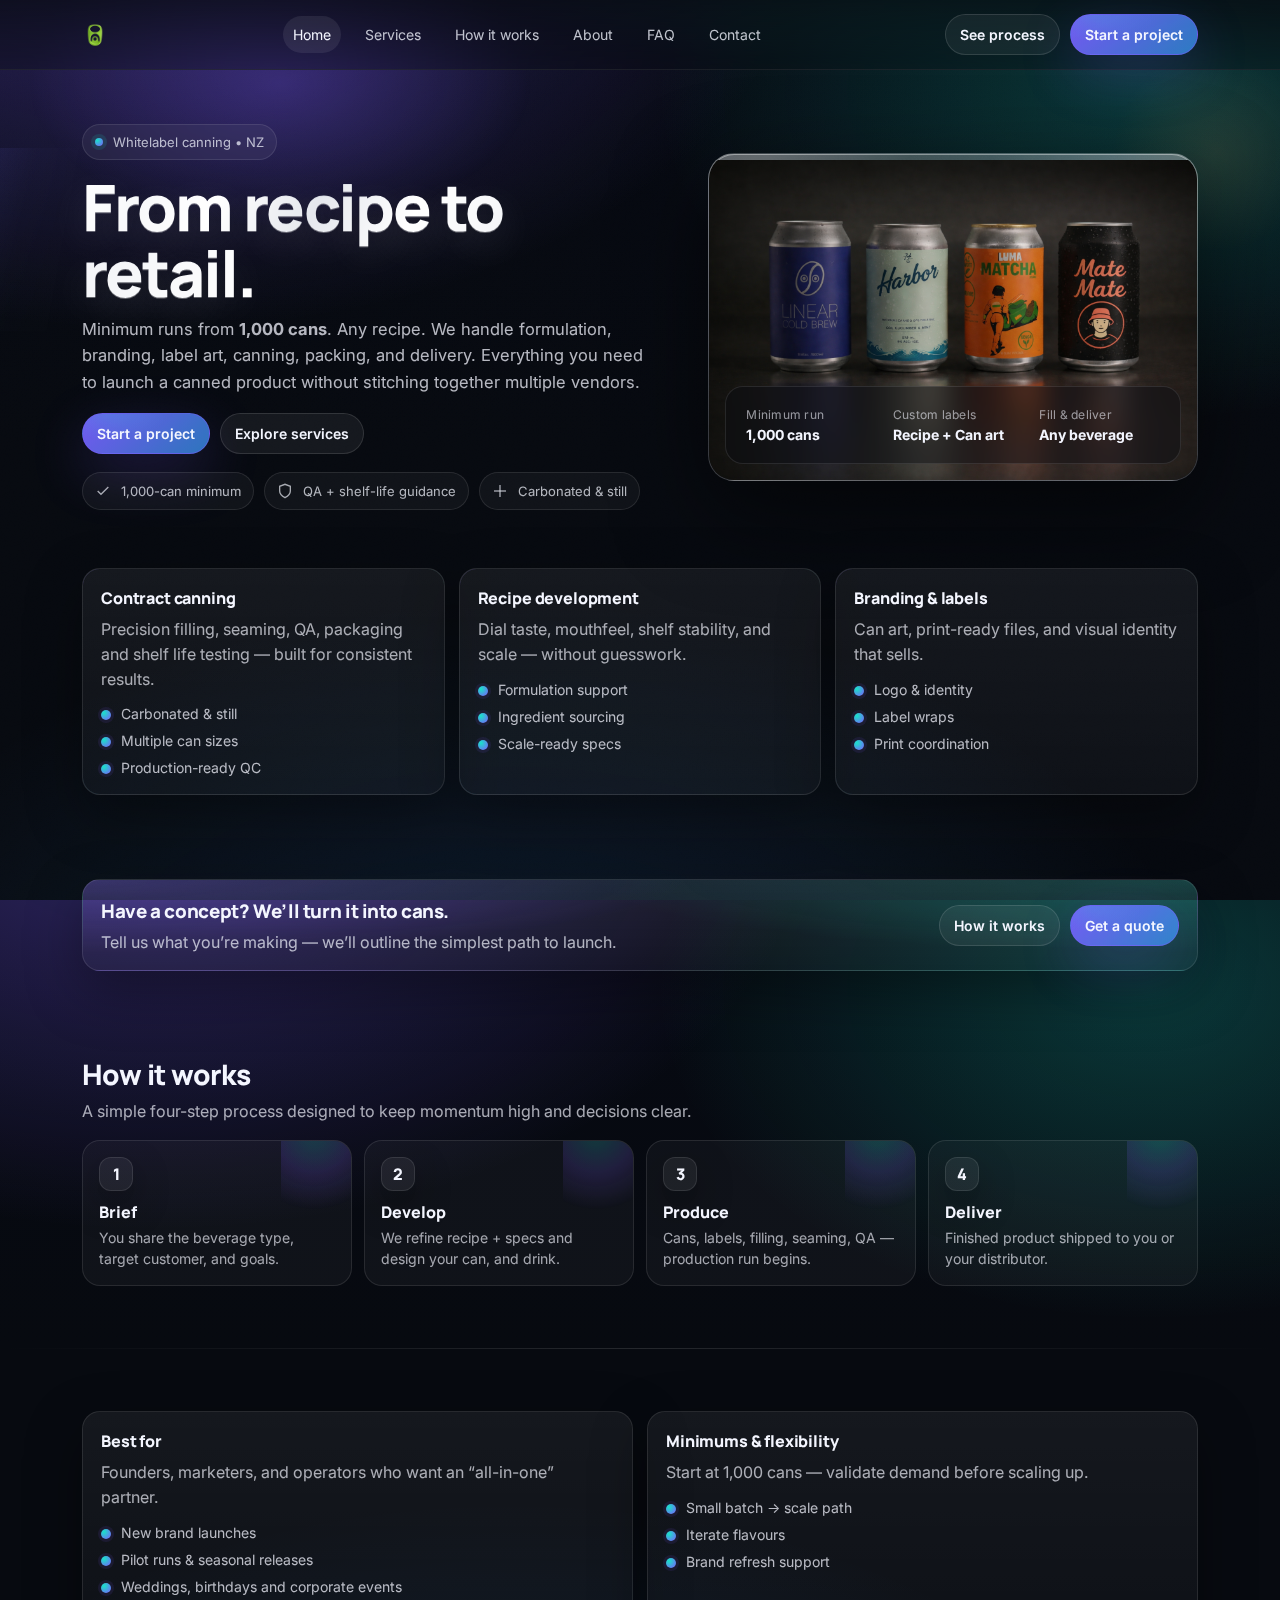
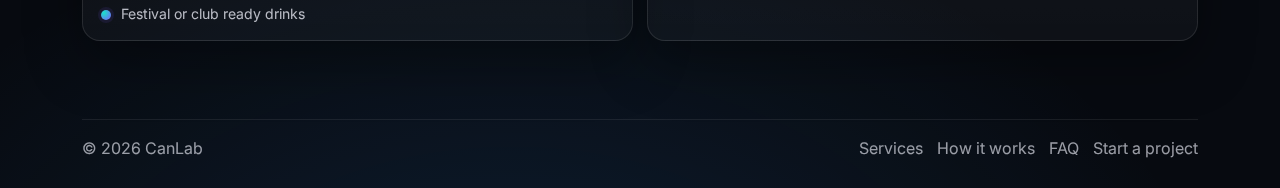
<file: index.html>
<!doctype html>
<html lang="en">
<head>
  <meta charset="utf-8" />
  <meta name="viewport" content="width=device-width, initial-scale=1" />
  <title>CanLab — Whitelabel Canning & Brand Launch Services</title>
  <meta name="description" content="Whitelabel canning starting at 1,000 cans. Any recipe. Branding, labels, canning, packing and delivery — end to end." />

  <!-- Fonts (cleaner, slightly more premium) -->
  <link rel="preconnect" href="https://fonts.googleapis.com" />
  <link rel="preconnect" href="https://fonts.gstatic.com" crossorigin />
  <link href="https://fonts.googleapis.com/css2?family=Manrope:wght@400;500;600;700;800&family=Inter:wght@400;500;600;700&display=swap" rel="stylesheet" />

  <!-- If you prefer to keep your existing external CSS, delete the <style> and keep your main.css -->
  <!-- <link rel="stylesheet" href="assets/css/main.css" /> -->

  <style>
    :root{
      --bg:#070A10;
      --panel:rgba(255,255,255,.06);
      --panel2:rgba(255,255,255,.08);
      --text:#F4F6FF;
      --muted:rgba(244,246,255,.68);
      --muted2:rgba(244,246,255,.52);
      --line:rgba(255,255,255,.10);
      --shadow: 0 28px 80px rgba(0,0,0,.55);
      --radius:18px;
      --max:1160px;
      --accent1:#7C5CFF; /* violet */
      --accent2:#18E3C8; /* mint */
      --accent3:#FFB45C; /* warm */
      --accent4:#3AA0FF; /* blue */
    }

    *{box-sizing:border-box}
    html,body{height:100%}
    body{
      margin:0;
      color:var(--text);
      background:
        radial-gradient(1100px 700px at 12% -10%, rgba(124,92,255,.35), transparent 60%),
        radial-gradient(900px 600px at 90% 10%, rgba(24,227,200,.22), transparent 55%),
        radial-gradient(1200px 800px at 40% 120%, rgba(58,160,255,.14), transparent 60%),
        linear-gradient(180deg, #060912 0%, #070A10 50%, #070A10 100%);
      font-family: Inter, ui-sans-serif, system-ui, -apple-system, Segoe UI, Roboto, Helvetica, Arial;
      -webkit-font-smoothing: antialiased;
      -moz-osx-font-smoothing: grayscale;
      overflow-x:hidden;
    }

    a{color:inherit; text-decoration:none}
    img{max-width:100%; display:block}

    .container{max-width:var(--max); margin:0 auto; padding:0 22px}

    /* Subtle “grain” overlay (very Recorp-ish) */
    .grain{
      pointer-events:none;
      position:fixed;
      inset:0;
      background-image:url('data:image/svg+xml;utf8,<svg xmlns="http://www.w3.org/2000/svg" width="180" height="180"><filter id="n"><feTurbulence type="fractalNoise" baseFrequency=".75" numOctaves="2" stitchTiles="stitch"/></filter><rect width="180" height="180" filter="url(%23n)" opacity=".25"/></svg>');
      mix-blend-mode: overlay;
      opacity:.12;
    }

    /* Top nav */
    .nav{
      position:sticky;
      top:0;
      z-index:50;
      backdrop-filter: blur(12px);
      background: linear-gradient(180deg, rgba(7,10,16,.72), rgba(7,10,16,.35));
      border-bottom:1px solid rgba(255,255,255,.08);
    }
    .nav-inner{
      display:flex;
      align-items:center;
      justify-content:space-between;
      gap:18px;
      padding:14px 0;
    }

    .brand{display:flex; align-items:center; gap:10px; font-family: Manrope, Inter, system-ui; font-weight:800; letter-spacing:.2px}
    .mark{width:26px; height:26px}

    .nav-links{display:flex; gap:14px; align-items:center}
    .nav-links a{
      font-size:14px;
      color:rgba(244,246,255,.78);
      padding:10px 10px;
      border-radius:999px;
      transition: all .2s ease;
    }
    .nav-links a:hover{background:rgba(255,255,255,.06); color:var(--text)}
    .nav-links a.active{background:rgba(255,255,255,.08); color:var(--text)}

    .nav-cta{display:flex; align-items:center; gap:10px}

    .btn{
      display:inline-flex;
      align-items:center;
      justify-content:center;
      gap:10px;
      padding:11px 14px;
      border-radius:999px;
      border:1px solid rgba(255,255,255,.12);
      background: rgba(255,255,255,.06);
      color:var(--text);
      font-size:14px;
      font-weight:600;
      transition: transform .12s ease, background .2s ease, border-color .2s ease;
      white-space:nowrap;
    }
    .btn:hover{transform: translateY(-1px); background: rgba(255,255,255,.085); border-color: rgba(255,255,255,.18)}

    .btn.primary{
      border-color: rgba(124,92,255,.45);
      background:
        radial-gradient(120% 160% at 20% 0%, rgba(24,227,200,.18), transparent 40%),
        linear-gradient(135deg, rgba(124,92,255,.95), rgba(58,160,255,.72));
      box-shadow: 0 18px 55px rgba(124,92,255,.22);
    }

    .icon-btn{
      width:42px;
      height:42px;
      border-radius:999px;
      border:1px solid rgba(255,255,255,.12);
      background: rgba(255,255,255,.06);
      display:none;
      align-items:center;
      justify-content:center;
      color:rgba(244,246,255,.9);
    }
    .icon-btn:hover{background: rgba(255,255,255,.085)}

    /* Mobile panel */
    .mobile-panel{
      display:none;
      border-top:1px solid rgba(255,255,255,.08);
      padding:10px 0 14px;
    }
    .mobile-panel a{
      display:block;
      padding:12px 12px;
      border-radius:12px;
      color:rgba(244,246,255,.82);
    }
    .mobile-panel a:hover{background:rgba(255,255,255,.06); color:var(--text)}

    /* Hero */
    .hero{
      position:relative;
      padding:54px 0 24px;
    }
    .hero:before{
      content:"";
      position:absolute;
      inset:-240px -80px auto -80px;
      height:460px;
      background:
        radial-gradient(closest-side at 25% 55%, rgba(124,92,255,.28), transparent 70%),
        radial-gradient(closest-side at 65% 30%, rgba(24,227,200,.18), transparent 75%),
        radial-gradient(closest-side at 90% 70%, rgba(255,180,92,.10), transparent 75%);
      filter: blur(0px);
      pointer-events:none;
    }

    .hero-grid{
      display:grid;
      grid-template-columns: 1.1fr .9fr;
      gap:28px;
      align-items:center;
    }

    .kicker{
      display:inline-flex;
      align-items:center;
      gap:10px;
      font-size:13px;
      color:rgba(244,246,255,.72);
      border:1px solid rgba(255,255,255,.10);
      background: rgba(255,255,255,.05);
      padding:9px 12px;
      border-radius:999px;
      backdrop-filter: blur(10px);
    }
    .kicker .dot{
      width:8px; height:8px; border-radius:999px;
      background: radial-gradient(circle at 30% 30%, var(--accent2), var(--accent1));
      box-shadow: 0 0 0 4px rgba(24,227,200,.12);
    }

    .h1{
      margin:14px 0 10px;
      font-family: Manrope, Inter, system-ui;
      font-weight:850;
      font-size: clamp(40px, 5vw, 64px);
      line-height:1.03;
      letter-spacing:-.03em;
    }

    .grad-title{
      background:
        linear-gradient(115deg,
          #ffffff 0%,
          #f4f5f8 12%,
          #ffffff 24%,
          #d7dbe4 40%,
          #ffffff 56%,
          #eef0f4 72%,
          #ffffff 100%
        );
      -webkit-background-clip:text;
      background-clip:text;
      color:transparent;
      text-shadow:
        0 1px 0 rgba(255,255,255,.35),
        0 12px 40px rgba(255,255,255,.15);
      position:relative;
    }

    /* subtle silver shimmer on headline */
    .grad-title:after{
      content:"";
      position:absolute;
      inset:-10% -15%;
      background: linear-gradient(100deg,
        rgba(255,255,255,0) 0%,
        rgba(255,255,255,.25) 20%,
        rgba(255,255,255,.60) 32%,
        rgba(255,255,255,.18) 44%,
        rgba(255,255,255,0) 62%
      );
      transform: translateX(-60%);
      mix-blend-mode: overlay;
      opacity:.55;
      pointer-events:none;
      animation: titleSheen 6.5s ease-in-out infinite;
    }

    @keyframes titleSheen{
      0%, 40% { transform: translateX(-70%); opacity:.20; }
      60%     { transform: translateX(25%);  opacity:.60; }
      100%    { transform: translateX(70%);  opacity:.20; }
    }

    @media (prefers-reduced-motion: reduce){
      .grad-title:after{animation:none}
    }

    .lede{
      margin:0;
      font-size:16.5px;
      line-height:1.6;
      color: rgba(244,246,255,.74);
      max-width: 58ch;
    }

    .hero-actions{display:flex; gap:10px; flex-wrap:wrap; margin-top:18px}

    /* Hero “trust” row */
    .trust{
      display:flex;
      gap:10px;
      flex-wrap:wrap;
      margin-top:18px;
    }
    .pill{
      display:inline-flex;
      gap:10px;
      align-items:center;
      padding:10px 12px;
      border-radius:999px;
      border:1px solid rgba(255,255,255,.10);
      background: rgba(255,255,255,.04);
      color: rgba(244,246,255,.72);
      font-size:13px;
    }
    .pill svg{width:16px; height:16px; opacity:.92}

    /* Mock card */
    .mock{
      position:relative;
      border-radius:26px;
      border:1px solid rgba(255,255,255,.14);
      background:
        radial-gradient(120% 160% at 8% 8%, rgba(255,255,255,.32), rgba(255,255,255,.06) 42%, rgba(255,255,255,.02) 70%),
        radial-gradient(110% 140% at 92% 18%, rgba(205,210,225,.38), transparent 48%),
        radial-gradient(100% 120% at 50% 105%, rgba(170,175,190,.22), transparent 60%),
        linear-gradient(180deg, rgba(255,255,255,.10), rgba(255,255,255,.02));
      box-shadow:
        0 30px 90px rgba(0,0,0,.55),
        inset 0 1px 0 rgba(255,255,255,.40);
      overflow:hidden;
    }

    /* sexy metallic sweep */
    .mock:after{
      content:"";
      position:absolute;
      inset:-40% -60%;
      background:
        linear-gradient(115deg,
          rgba(255,255,255,0) 0%,
          rgba(255,255,255,.10) 18%,
          rgba(255,255,255,.32) 28%,
          rgba(255,255,255,.08) 38%,
          rgba(255,255,255,0) 55%
        );
      transform: rotate(10deg) translateX(-35%);
      opacity:.35;
      pointer-events:none;
      mix-blend-mode: overlay;
      animation: sheen 7.5s ease-in-out infinite;
    }

    @keyframes sheen{
      0%, 35% { transform: rotate(10deg) translateX(-45%); opacity:.18; }
      55%     { transform: rotate(10deg) translateX(8%);  opacity:.42; }
      75%,100%{ transform: rotate(10deg) translateX(40%); opacity:.18; }
    }

    @media (prefers-reduced-motion: reduce){
      .mock:after{animation:none}
    }
    .mock img{width:100%; height:auto; transform: translateY(6px)}

    .mock-inner{position:absolute; inset:auto 0 0 0; padding:16px}

    .mock-bottom{
      display:grid;
      grid-template-columns: repeat(3, minmax(0,1fr));
      gap:10px;
      padding:12px;
      border-radius:18px;
      border:1px solid rgba(255,255,255,.10);
      background: rgba(7,10,16,.42);
      backdrop-filter: blur(12px);
    }
    .stat{padding:8px 8px}
    .stat .k{font-size:12px; color:rgba(244,246,255,.58); letter-spacing:.02em}
    .stat .v{font-size:14px; font-weight:700; margin-top:4px}

    /* Sections */
    .section{padding:52px 0}
    .section.top{padding-top:34px}
    .section.sm{padding:32px 0}

    .grid-3{display:grid; grid-template-columns: repeat(3, minmax(0,1fr)); gap:14px}
    .grid-2{display:grid; grid-template-columns: repeat(2, minmax(0,1fr)); gap:14px}

    .card{
      border-radius: var(--radius);
      border:1px solid rgba(255,255,255,.10);
      background: linear-gradient(180deg, rgba(255,255,255,.06), rgba(255,255,255,.03));
      box-shadow: 0 20px 55px rgba(0,0,0,.35);
    }
    .pad{padding:18px}

    .title{margin:0; font-family: Manrope, Inter, system-ui; font-weight:800; font-size:16px; letter-spacing:-.01em}
    .sub{margin:8px 0 0; color: rgba(244,246,255,.68); line-height:1.55}

    .list{margin:14px 0 0; padding:0; list-style:none; display:grid; gap:10px}
    .list li{
      display:flex;
      gap:10px;
      align-items:flex-start;
      color: rgba(244,246,255,.74);
      font-size:14px;
    }
    .list li:before{
      content:"";
      width:10px; height:10px;
      margin-top:5px;
      border-radius:999px;
      background: radial-gradient(circle at 30% 30%, var(--accent2), var(--accent1));
      box-shadow: 0 0 0 3px rgba(124,92,255,.10);
      flex:0 0 auto;
    }

    /* Nice gradient highlight on “services” cards */
    .services-grid .card{
      position:relative;
      overflow:hidden;
    }
    .services-grid .card:after{
      content:"";
      position:absolute;
      inset:-1px;
      border-radius: var(--radius);
      padding:1px;
      background: linear-gradient(135deg, rgba(124,92,255,.55), rgba(24,227,200,.28), rgba(255,180,92,.14));
      -webkit-mask:
        linear-gradient(#000 0 0) content-box,
        linear-gradient(#000 0 0);
      -webkit-mask-composite: xor;
      mask-composite: exclude;
      opacity:.55;
      pointer-events:none;
    }

    /* CTA */
    .cta{
      background:
        radial-gradient(120% 180% at 0% 0%, rgba(124,92,255,.30), transparent 45%),
        radial-gradient(120% 180% at 100% 0%, rgba(24,227,200,.20), transparent 45%),
        linear-gradient(180deg, rgba(255,255,255,.07), rgba(255,255,255,.03));
    }
    .cta-inner{
      display:flex;
      align-items:center;
      justify-content:space-between;
      gap:18px;
      padding:18px;
    }
    .cta h3{
      margin:0;
      font-family: Manrope, Inter, system-ui;
      font-weight:850;
      letter-spacing:-.02em;
    }
    .cta p{margin:8px 0 0; color: rgba(244,246,255,.70)}

    /* How it works header row */
    .header-row{display:flex; align-items:flex-end; justify-content:space-between; gap:12px; margin-bottom:16px}
    .h2{
      margin:0;
      font-family: Manrope, Inter, system-ui;
      font-weight:850;
      letter-spacing:-.02em;
      font-size:28px;
    }
    .p{margin:6px 0 0; color: rgba(244,246,255,.68); line-height:1.55}

    /* Steps */
    .steps{
      display:grid;
      grid-template-columns: repeat(4, minmax(0,1fr));
      gap:12px;
    }
    .step{
      border-radius: var(--radius);
      border:1px solid rgba(255,255,255,.10);
      background: rgba(255,255,255,.04);
      padding:16px;
      position:relative;
      overflow:hidden;
    }
    .step:before{
      content:"";
      position:absolute;
      inset:-40px -40px auto auto;
      width:110px; height:110px;
      background: radial-gradient(circle at 30% 30%, rgba(24,227,200,.22), rgba(124,92,255,.18), transparent 70%);
      filter: blur(0px);
      opacity:.9;
      pointer-events:none;
    }
    .n{
      width:34px; height:34px;
      border-radius: 12px;
      display:flex; align-items:center; justify-content:center;
      font-weight:800;
      font-family: Manrope, Inter, system-ui;
      background: rgba(255,255,255,.06);
      border:1px solid rgba(255,255,255,.10);
      box-shadow: 0 14px 35px rgba(0,0,0,.35);
    }
    .t{margin:10px 0 4px; font-weight:800; font-family: Manrope, Inter, system-ui}
    .d{margin:0; color: rgba(244,246,255,.66); line-height:1.5; font-size:14px}

    hr{
      border:0;
      height:1px;
      background: linear-gradient(90deg, transparent, rgba(255,255,255,.12), transparent);
      margin: 10px 0;
    }

    /* Footer */
    .footer{padding:26px 0 30px; color: rgba(244,246,255,.62)}
    .footer-row{
      display:flex;
      align-items:center;
      justify-content:space-between;
      gap:14px;
      border-top:1px solid rgba(255,255,255,.08);
      padding-top:18px;
    }
    .small-links{display:flex; gap:14px; flex-wrap:wrap}
    .small-links a{color: rgba(244,246,255,.62)}
    .small-links a:hover{color: rgba(244,246,255,.88)}

    /* Responsive */
    @media (max-width: 980px){
      .hero-grid{grid-template-columns: 1fr;}
      .mock-inner{position:relative; inset:auto; padding:14px}
      .mock img{transform:none}
      .steps{grid-template-columns: repeat(2, minmax(0,1fr))}
    }

    @media (max-width: 820px){
      .nav-links{display:none}
      .icon-btn{display:inline-flex}
      .hide-sm{display:none}
      .grid-3{grid-template-columns: 1fr}
      .grid-2{grid-template-columns: 1fr}
      .cta-inner{flex-direction:column; align-items:flex-start}
    }

    /* Mobile panel open state */
    .mobile-panel.open{display:block}

    /* Accessibility */
    .sr-only{position:absolute; width:1px; height:1px; padding:0; margin:-1px; overflow:hidden; clip:rect(0,0,0,0); white-space:nowrap; border:0}
  </style>
</head>
<body>
  <div class="grain" aria-hidden="true"></div>

  <header class="nav">
    <div class="container">
      <div class="nav-inner">
        <a class="brand" href="index.html" aria-label="CanLab home">
          <img class="mark" src="assets/images/brand/logo.png" alt="CanLab" />
        </a>

        <nav class="nav-links" aria-label="Primary navigation">
          <a class="active" href="index.html">Home</a>
          <a href="services.html">Services</a>
          <a href="how-it-works.html">How it works</a>
          <a href="about.html">About</a>
          <a href="faq.html">FAQ</a>
          <a href="contact.html">Contact</a>
        </nav>

        <div class="nav-cta">
          <a class="btn hide-sm" href="how-it-works.html">See process</a>
          <a class="btn primary" href="contact.html">Start a project</a>
          <button class="icon-btn" data-menu-btn aria-label="Open menu" aria-expanded="false">
            <svg viewBox="0 0 24 24" fill="none" stroke="currentColor" stroke-width="2">
              <path d="M4 6h16M4 12h16M4 18h16"/>
            </svg>
          </button>
        </div>
      </div>

      <div class="mobile-panel" data-mobile-panel>
        <a class="active" href="index.html">Home</a>
        <a href="services.html">Services</a>
        <a href="how-it-works.html">How it works</a>
        <a href="about.html">About</a>
        <a href="faq.html">FAQ</a>
        <a href="contact.html">Contact</a>
      </div>
    </div>
  </header>

  <main>
    <section class="hero">
      <div class="container">
        <div class="hero-grid">
          <div>
            <div class="kicker"><span class="dot" aria-hidden="true"></span> Whitelabel canning • NZ</div>

            <h1 class="h1"><span class="grad-title">From recipe to retail.</span></h1>

            <p class="lede">
              Minimum runs from <strong>1,000 cans</strong>. Any recipe. We handle formulation, branding, label art,
              canning, packing, and delivery. Everything you need to launch a canned product without stitching together 
              multiple vendors.
            </p>

            <div class="hero-actions">
              <a class="btn primary" href="contact.html">Start a project</a>
              <a class="btn" href="services.html">Explore services</a>
            </div>

            <div class="trust" aria-label="Key highlights">
              <div class="pill">
                <svg viewBox="0 0 24 24" fill="none" stroke="currentColor" stroke-width="2"><path d="M20 6 9 17l-5-5"/></svg>
                1,000-can minimum
              </div>
              <div class="pill">
                <svg viewBox="0 0 24 24" fill="none" stroke="currentColor" stroke-width="2"><path d="M12 22s8-4 8-10V5l-8-3-8 3v7c0 6 8 10 8 10Z"/></svg>
                QA + shelf-life guidance
              </div>
              <div class="pill">
                <svg viewBox="0 0 24 24" fill="none" stroke="currentColor" stroke-width="2"><path d="M3 12h18"/><path d="M12 3v18"/></svg>
                Carbonated & still
              </div>
            </div>
          </div>

          <div class="mock" aria-label="Example cans">
            <img
              src="assets/images/cans/hero-cans.png"
              alt="Example premium can designs"
              loading="lazy"
              decoding="async"
              onerror="this.onerror=null; this.src='/assets/images/cans/hero-cans.png';"
            />
            <div class="mock-inner">
              <div class="mock-bottom">
                <div class="stat">
                  <div class="k">Minimum run</div>
                  <div class="v">1,000 cans</div>
                </div>
                <div class="stat">
                  <div class="k">Custom labels</div>
                  <div class="v">Recipe + Can art</div>
                </div>
                <div class="stat">
                  <div class="k">Fill & deliver</div>
                  <div class="v">Any beverage</div>
                </div>
              </div>
            </div>
          </div>

        </div>
      </div>
    </section>

    <section class="section top">
      <div class="container">
        <div class="grid-3 services-grid">
          <div class="card pad">
            <p class="title">Contract canning</p>
            <p class="sub">Precision filling, seaming, QA, packaging and shelf life testing — built for consistent results.</p>
            <ul class="list">
              <li>Carbonated & still</li>
              <li>Multiple can sizes</li>
              <li>Production-ready QC</li>
            </ul>
          </div>

          <div class="card pad">
            <p class="title">Recipe development</p>
            <p class="sub">Dial taste, mouthfeel, shelf stability, and scale — without guesswork.</p>
            <ul class="list">
              <li>Formulation support</li>
              <li>Ingredient sourcing</li>
              <li>Scale-ready specs</li>
            </ul>
          </div>

          <div class="card pad">
            <p class="title">Branding & labels</p>
            <p class="sub">Can art, print-ready files, and visual identity that sells.</p>
            <ul class="list">
              <li>Logo & identity</li>
              <li>Label wraps</li>
              <li>Print coordination</li>
            </ul>
          </div>
        </div>
      </div>
    </section>

    <section class="section sm">
      <div class="container">
        <div class="card cta">
          <div class="cta-inner">
            <div>
              <h3>Have a concept? We’ll turn it into cans.</h3>
              <p>Tell us what you’re making — we’ll outline the simplest path to launch.</p>
            </div>
            <div style="display:flex; gap:10px; flex-wrap:wrap;">
              <a class="btn" href="how-it-works.html">How it works</a>
              <a class="btn primary" href="contact.html">Get a quote</a>
            </div>
          </div>
        </div>
      </div>
    </section>

    <section class="section">
      <div class="container">
        <div class="header-row">
          <div>
            <h2 class="h2">How it works</h2>
            <p class="p">A simple four-step process designed to keep momentum high and decisions clear.</p>
          </div>
        </div>

        <div class="steps">
          <div class="step">
            <div class="n">1</div>
            <p class="t">Brief</p>
            <p class="d">You share the beverage type, target customer, and goals.</p>
          </div>
          <div class="step">
            <div class="n">2</div>
            <p class="t">Develop</p>
            <p class="d">We refine recipe + specs and design your can, and drink.</p>
          </div>
          <div class="step">
            <div class="n">3</div>
            <p class="t">Produce</p>
            <p class="d">Cans, labels, filling, seaming, QA — production run begins.</p>
          </div>
          <div class="step">
            <div class="n">4</div>
            <p class="t">Deliver</p>
            <p class="d">Finished product shipped to you or your distributor.</p>
          </div>
        </div>
      </div>
    </section>

    <hr />

    <section class="section">
      <div class="container">
        <div class="grid-2">
          <div class="card pad">
            <p class="title">Best for</p>
            <p class="sub">Founders, marketers, and operators who want an “all-in-one” partner.</p>
            <ul class="list">
              <li>New brand launches</li>
              <li>Pilot runs & seasonal releases</li>
              <li>Weddings, birthdays and corporate events </li>
              <li>Festival or club ready drinks</li>
            </ul>
          </div>

          <div class="card pad">
            <p class="title">Minimums & flexibility</p>
            <p class="sub">Start at 1,000 cans — validate demand before scaling up.</p>
            <ul class="list">
              <li>Small batch → scale path</li>
              <li>Iterate flavours</li>
              <li>Brand refresh support</li>
            </ul>
          </div>
        </div>
      </div>
    </section>
  </main>

  <footer class="footer">
    <div class="container">
      <div class="footer-row">
        <div>© <span id="y"></span> CanLab</div>
        <div class="small-links">
          <a href="services.html">Services</a>
          <a href="how-it-works.html">How it works</a>
          <a href="faq.html">FAQ</a>
          <a href="contact.html">Start a project</a>
        </div>
      </div>
    </div>
  </footer>

  <script>
    // year
    document.getElementById('y').textContent = new Date().getFullYear();

    // mobile nav
    const btn = document.querySelector('[data-menu-btn]');
    const panel = document.querySelector('[data-mobile-panel]');
    if(btn && panel){
      btn.addEventListener('click', () => {
        const open = panel.classList.toggle('open');
        btn.setAttribute('aria-expanded', open ? 'true' : 'false');
      });
    }
  </script>
</body>
</html>
</file>
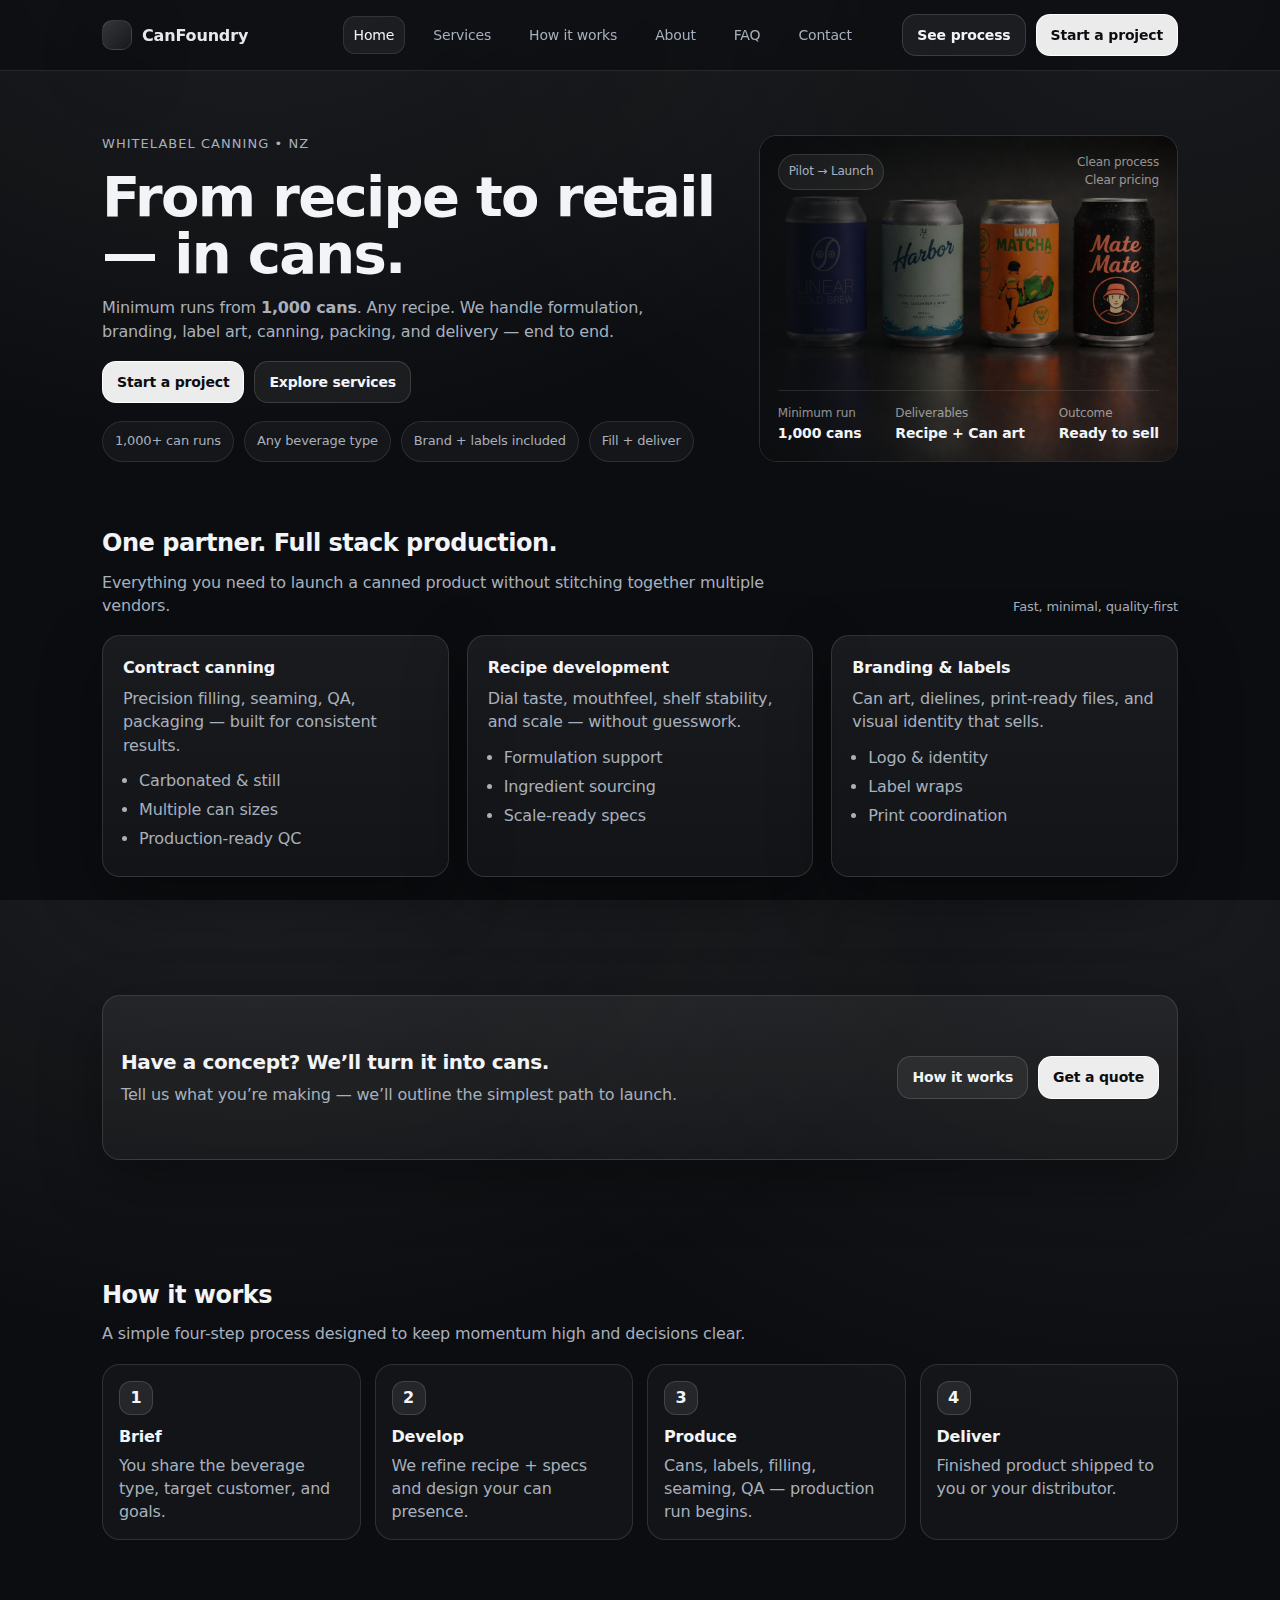
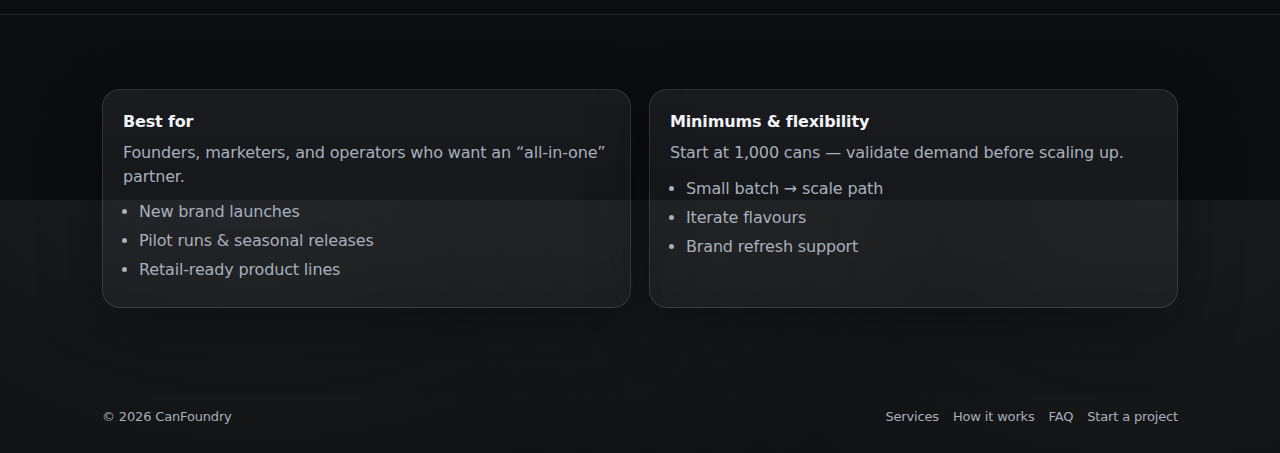
<file: canlab-site/index.html>
<!doctype html>
<html lang="en">
<head>
  <meta charset="utf-8" />
  <meta name="viewport" content="width=device-width, initial-scale=1" />
  <title>CanFoundry — Whitelabel Canning & Brand Launch Services</title>
  <meta name="description" content="Whitelabel canning starting at 1,000 cans. Any recipe. Branding, labels, canning, packing and delivery — end to end." />
  <link rel="stylesheet" href="assets/css/main.css" />
</head>
<body>

  <header class="nav">
    <div class="container">
      <div class="nav-inner">
        <a class="brand" href="index.html" aria-label="CanFoundry home">
          <div class="mark" aria-hidden="true"></div>
          <span>CanFoundry</span>
        </a>

        <nav class="nav-links" aria-label="Primary navigation">
          <a class="active" href="index.html">Home</a>
          <a class="" href="services.html">Services</a>
          <a class="" href="how-it-works.html">How it works</a>
          <a class="" href="about.html">About</a>
          <a class="" href="faq.html">FAQ</a>
          <a class="" href="contact.html">Contact</a>
        </nav>

        <div class="nav-cta">
          <a class="btn hide-sm" href="how-it-works.html">See process</a>
          <a class="btn primary" href="contact.html">Start a project</a>
          <button class="icon-btn" data-menu-btn aria-label="Open menu" aria-expanded="false">
            <svg viewBox="0 0 24 24" fill="none" stroke="currentColor" stroke-width="2">
              <path d="M4 6h16M4 12h16M4 18h16"/>
            </svg>
          </button>
        </div>
      </div>

      <div class="mobile-panel" data-mobile-panel>
        <a class="active" href="index.html">Home</a>
        <a class="" href="services.html">Services</a>
        <a class="" href="how-it-works.html">How it works</a>
        <a class="" href="about.html">About</a>
        <a class="" href="faq.html">FAQ</a>
        <a class="" href="contact.html">Contact</a>
      </div>
    </div>
  </header>

  <main>
    <section class="hero">
      <div class="container">
        <div class="hero-grid">
          <div>
            <div class="kicker">Whitelabel canning • NZ</div>
            <h1 class="h1">From recipe to retail — in cans.</h1>
            <p class="lede">
              Minimum runs from <strong>1,000 cans</strong>. Any recipe. We handle formulation, branding, label art,
              canning, packing, and delivery — end to end.
            </p>

            <div class="hero-actions">
              <a class="btn primary" href="contact.html">Start a project</a>
              <a class="btn" href="services.html">Explore services</a>
            </div>

            <div class="pills" aria-label="Highlights">
              <div class="pill">1,000+ can runs</div>
              <div class="pill">Any beverage type</div>
              <div class="pill">Brand + labels included</div>
              <div class="pill">Fill + deliver</div>
            </div>
          </div>

          <div class="mock" aria-label="Example cans">
            <img src="assets/images/cans/hero-cans.png" alt="Example premium can designs" loading="lazy" />
            <div class="mock-inner">
              <div class="mock-top">
                <div class="badge">Pilot → Launch</div>
                <div class="mini">Clean process<br/>Clear pricing</div>
              </div>

              <div class="mock-bottom">
                <div class="stat">
                  <div class="k">Minimum run</div>
                  <div class="v">1,000 cans</div>
                </div>
                <div class="stat">
                  <div class="k">Deliverables</div>
                  <div class="v">Recipe + Can art</div>
                </div>
                <div class="stat">
                  <div class="k">Outcome</div>
                  <div class="v">Ready to sell</div>
                </div>
              </div>
            </div>
          </div>

        </div>
      </div>
    </section>

    <section class="section top">
      <div class="container">
        <div class="header-row">
          <div>
            <h2 class="h2">One partner. Full stack production.</h2>
            <p class="p">Everything you need to launch a canned product without stitching together multiple vendors.</p>
          </div>
          <div class="right">Fast, minimal, quality-first</div>
        </div>

        <div class="grid-3">
          <div class="card pad">
            <p class="title">Contract canning</p>
            <p class="sub">Precision filling, seaming, QA, packaging — built for consistent results.</p>
            <ul class="list">
              <li>Carbonated & still</li>
              <li>Multiple can sizes</li>
              <li>Production-ready QC</li>
            </ul>
          </div>

          <div class="card pad">
            <p class="title">Recipe development</p>
            <p class="sub">Dial taste, mouthfeel, shelf stability, and scale — without guesswork.</p>
            <ul class="list">
              <li>Formulation support</li>
              <li>Ingredient sourcing</li>
              <li>Scale-ready specs</li>
            </ul>
          </div>

          <div class="card pad">
            <p class="title">Branding & labels</p>
            <p class="sub">Can art, dielines, print-ready files, and visual identity that sells.</p>
            <ul class="list">
              <li>Logo & identity</li>
              <li>Label wraps</li>
              <li>Print coordination</li>
            </ul>
          </div>
        </div>
      </div>
    </section>

    <section class="section sm">
      <div class="container">
        <div class="card cta">
          <div class="cta-inner">
            <div>
              <h3>Have a concept? We’ll turn it into cans.</h3>
              <p>Tell us what you’re making — we’ll outline the simplest path to launch.</p>
            </div>
            <div style="display:flex; gap:10px; flex-wrap:wrap;">
              <a class="btn" href="how-it-works.html">How it works</a>
              <a class="btn primary" href="contact.html">Get a quote</a>
            </div>
          </div>
        </div>
      </div>
    </section>

    <section class="section">
      <div class="container">
        <div class="header-row">
          <div>
            <h2 class="h2">How it works</h2>
            <p class="p">A simple four-step process designed to keep momentum high and decisions clear.</p>
          </div>
        </div>

        <div class="steps">
          <div class="step">
            <div class="n">1</div>
            <p class="t">Brief</p>
            <p class="d">You share the beverage type, target customer, and goals.</p>
          </div>
          <div class="step">
            <div class="n">2</div>
            <p class="t">Develop</p>
            <p class="d">We refine recipe + specs and design your can presence.</p>
          </div>
          <div class="step">
            <div class="n">3</div>
            <p class="t">Produce</p>
            <p class="d">Cans, labels, filling, seaming, QA — production run begins.</p>
          </div>
          <div class="step">
            <div class="n">4</div>
            <p class="t">Deliver</p>
            <p class="d">Finished product shipped to you or your distributor.</p>
          </div>
        </div>
      </div>
    </section>

    <hr />

    <section class="section">
      <div class="container">
        <div class="grid-2">
          <div class="card pad">
            <p class="title">Best for</p>
            <p class="sub">Founders, marketers, and operators who want an “all-in-one” partner.</p>
            <ul class="list">
              <li>New brand launches</li>
              <li>Pilot runs & seasonal releases</li>
              <li>Retail-ready product lines</li>
            </ul>
          </div>

          <div class="card pad">
            <p class="title">Minimums & flexibility</p>
            <p class="sub">Start at 1,000 cans — validate demand before scaling up.</p>
            <ul class="list">
              <li>Small batch → scale path</li>
              <li>Iterate flavours</li>
              <li>Brand refresh support</li>
            </ul>
          </div>
        </div>
      </div>
    </section>
  </main>

  <footer class="footer">
    <div class="container">
      <div class="footer-row">
        <div>© <span id="y"></span> CanFoundry</div>
        <div class="small-links">
          <a href="services.html">Services</a>
          <a href="how-it-works.html">How it works</a>
          <a href="faq.html">FAQ</a>
          <a href="contact.html">Start a project</a>
        </div>
      </div>
    </div>
  </footer>

  <script src="assets/js/main.js"></script>

</body>
</html>
</file>
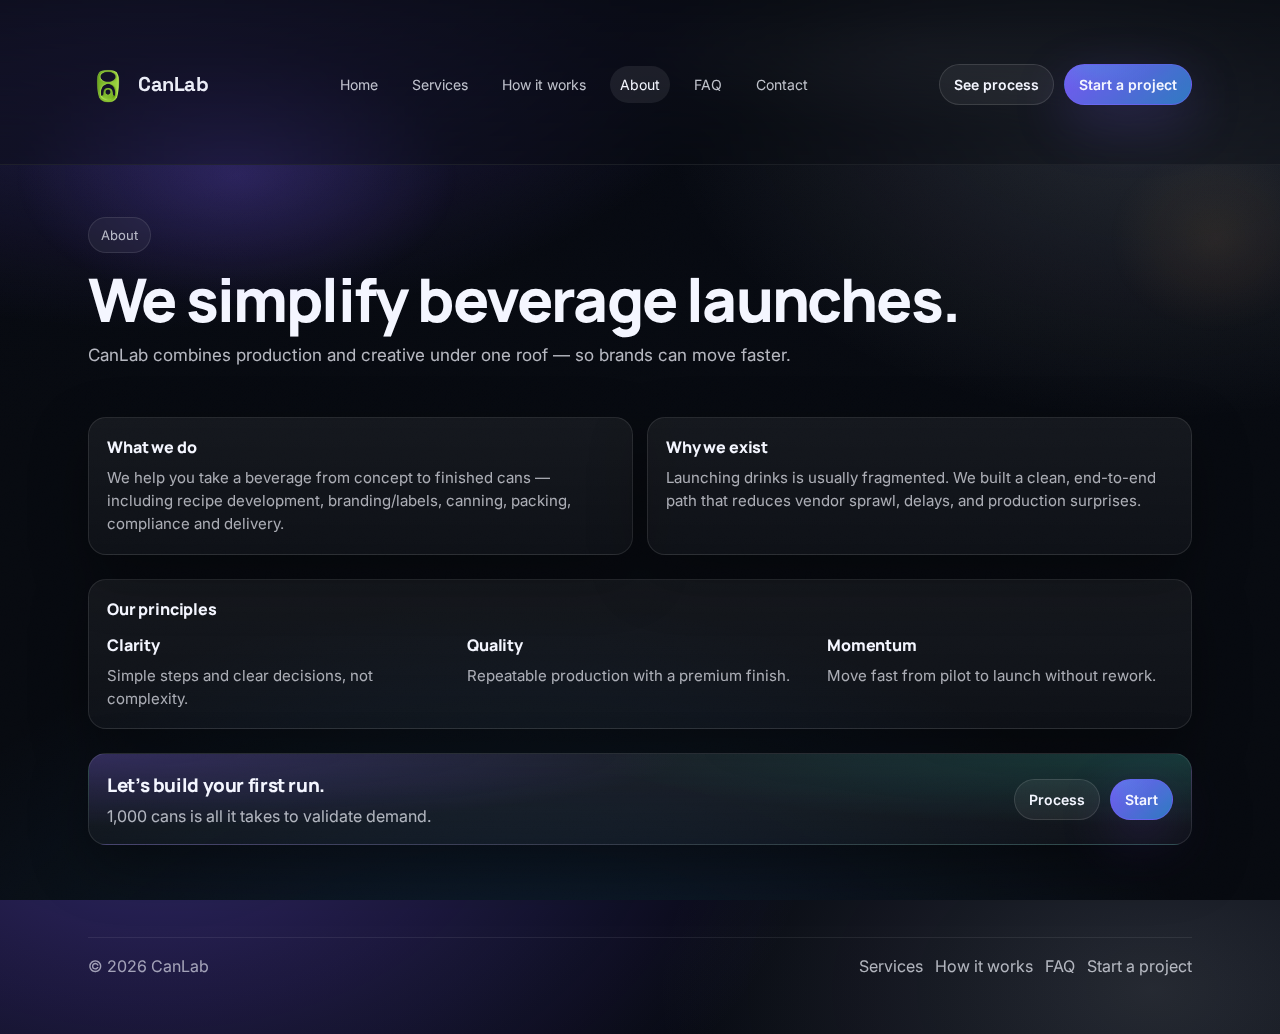
<file: about.html>
<!doctype html>
<html lang="en">
<head>
  <meta charset="utf-8" />
  <meta name="viewport" content="width=device-width, initial-scale=1" />
  <title>About — CanLab</title>
  <meta name="description" content="CanLab helps beverage creators launch fast — recipe, branding, canning, and delivery." />

  <!-- Fonts (same vibe as the styled version) -->
  <link rel="preconnect" href="https://fonts.googleapis.com" />
  <link rel="preconnect" href="https://fonts.gstatic.com" crossorigin />
  <link href="https://fonts.googleapis.com/css2?family=Manrope:wght@400;500;600;700;800&family=Inter:wght@400;500;600;700&family=Space+Grotesk:wght@500;600;700&display=swap" rel="stylesheet" />

  <style>
    :root{
      --bg:#070A10;
      --panel:rgba(255,255,255,.06);
      --panel2:rgba(255,255,255,.08);
      --text:#F4F6FF;
      --muted:rgba(244,246,255,.68);
      --muted2:rgba(244,246,255,.52);
      --line:rgba(255,255,255,.10);
      --shadow: 0 28px 80px rgba(0,0,0,.55);
      --radius:18px;
      --max:1160px;
      --hero-text-max: 680px;
      --accent1:#7C5CFF;
      --accent2:#C9D1DE;
      --accent3:#FFB45C;
      --accent4:#3AA0FF;
    }

    *{box-sizing:border-box}
    html,body{height:100%}
    body{
      margin:0;
      color:var(--text);
      background:
        radial-gradient(1100px 700px at 12% -10%, rgba(124,92,255,.35), transparent 60%),
        radial-gradient(900px 600px at 90% 10%, rgba(201,209,222,.16), transparent 55%),
        radial-gradient(1200px 800px at 40% 120%, rgba(58,160,255,.14), transparent 60%),
        linear-gradient(180deg, #060912 0%, #070A10 50%, #070A10 100%);
      font-family: Inter, ui-sans-serif, system-ui, -apple-system, Segoe UI, Roboto, Helvetica, Arial;
      -webkit-font-smoothing: antialiased;
      -moz-osx-font-smoothing: grayscale;
      overflow-x:hidden;
    }

    a{color:inherit; text-decoration:none}
    img{max-width:100%; display:block}
    .container{max-width:var(--max); margin:0 auto; padding: clamp(16px, 4vw, 28px)}

    /* Grain overlay */
    .grain{
      pointer-events:none;
      position:fixed;
      inset:0;
      background-image:url('data:image/svg+xml;utf8,<svg xmlns="http://www.w3.org/2000/svg" width="180" height="180"><filter id="n"><feTurbulence type="fractalNoise" baseFrequency=".75" numOctaves="2" stitchTiles="stitch"/></filter><rect width="180" height="180" filter="url(%23n)" opacity=".25"/></svg>');
      mix-blend-mode: overlay;
      opacity:.12;
    }

    /* Nav */
    .nav{
      position:sticky;
      top:0;
      z-index:50;
      overflow:visible;
      backdrop-filter: blur(12px);
      background: linear-gradient(180deg, rgba(7,10,16,.72), rgba(7,10,16,.35));
      border-bottom:1px solid rgba(255,255,255,.08);
      padding-top: env(safe-area-inset-top);
    }
    .nav-inner{
      display:flex;
      align-items:center;
      justify-content:space-between;
      gap:18px;
      padding:26px 0 22px;
    }
    .brand{
      display:flex;
      align-items:center;
      gap:10px;
      padding:8px 0;
      line-height:1;
      overflow:visible;
    }
    .mark{height:40px; width:auto; object-fit:contain; display:block; margin-top:4px}
    .brand span{
      font-family:"Space Grotesk", Manrope, Inter, system-ui;
      font-weight:700;
      letter-spacing:-0.02em;
      font-size:20px;
      color: rgba(244,246,255,.96);
    }

    .nav-links{display:flex; gap:14px; align-items:center}
    .nav-links a{
      font-size:14px;
      color:rgba(244,246,255,.78);
      padding:10px 10px;
      border-radius:999px;
      transition: all .2s ease;
    }
    .nav-links a:hover{background:rgba(255,255,255,.06); color:var(--text)}
    .nav-links a.active{background:rgba(255,255,255,.08); color:var(--text)}

    .nav-cta{display:flex; align-items:center; gap:10px}
    .btn{
      display:inline-flex;
      align-items:center;
      justify-content:center;
      gap:10px;
      padding:11px 14px;
      border-radius:999px;
      border:1px solid rgba(255,255,255,.12);
      background: rgba(255,255,255,.06);
      color:var(--text);
      font-size:14px;
      font-weight:600;
      transition: transform .12s ease, background .2s ease, border-color .2s ease;
      white-space:nowrap;
    }
    .btn:hover{transform: translateY(-1px); background: rgba(255,255,255,.085); border-color: rgba(255,255,255,.18)}
    .btn.primary{
      border-color: rgba(124,92,255,.45);
      background:
        radial-gradient(120% 160% at 20% 0%, rgba(24,227,200,.18), transparent 40%),
        linear-gradient(135deg, rgba(124,92,255,.95), rgba(58,160,255,.72));
      box-shadow: 0 18px 55px rgba(124,92,255,.22);
    }

    .hide-sm{display:inline-flex}
    .icon-btn{
      width:42px;
      height:42px;
      border-radius:999px;
      border:1px solid rgba(255,255,255,.12);
      background: rgba(255,255,255,.06);
      display:none;
      align-items:center;
      justify-content:center;
      color:rgba(244,246,255,.9);
      padding:0;
      cursor:pointer;
    }
    .icon-btn:hover{background: rgba(255,255,255,.085)}
    .icon-btn svg{width:18px; height:18px; display:block}

    .mobile-panel{
      display:none;
      border-top:1px solid rgba(255,255,255,.08);
      padding:10px 0 14px;
    }
    .mobile-panel a{display:block; padding:12px 12px; border-radius:12px; color:rgba(244,246,255,.82)}
    .mobile-panel a:hover{background:rgba(255,255,255,.06); color:var(--text)}
    .mobile-panel.open{display:block}

    /* Hero-ish section wrapper */
    .section{padding:42px 0}
    .section.top{padding-top:24px}
    .section.sm{padding:24px 0}

    .top-hero{
      position:relative;
      padding:44px 0 10px;
    }
    .top-hero:before{
      content:"";
      position:absolute;
      inset:-220px -80px auto -80px;
      height:420px;
      background:
        radial-gradient(closest-side at 22% 55%, rgba(124,92,255,.22), transparent 70%),
        radial-gradient(closest-side at 70% 25%, rgba(201,209,222,.12), transparent 75%),
        radial-gradient(closest-side at 90% 70%, rgba(255,180,92,.08), transparent 75%);
      pointer-events:none;
    }

    .kicker{
      display:inline-flex;
      align-items:center;
      gap:10px;
      font-size:13px;
      color:rgba(244,246,255,.72);
      border:1px solid rgba(255,255,255,.10);
      background: rgba(255,255,255,.05);
      padding:9px 12px;
      border-radius:999px;
      backdrop-filter: blur(10px);
    }

    .h1{
      margin:14px 0 10px;
      font-family: Manrope, Inter, system-ui;
      font-weight:850;
      font-size: clamp(34px, 5.5vw, 60px);
      line-height: 1.08;
      letter-spacing: -0.03em;
      max-width: 22ch; /* keep your original constraint */
    }

    .lede{
      margin:0;
      font-size: clamp(15px, 1.6vw, 17px);
      line-height: 1.6;
      color: rgba(244,246,255,.74);
      max-width: min(64ch, 100%);
    }

    /* Layout + cards */
    .grid-2{display:grid; grid-template-columns: repeat(2, minmax(0,1fr)); gap:14px}
    .grid-3{display:grid; grid-template-columns: repeat(3, minmax(0,1fr)); gap:14px}

    .card{
      border-radius: var(--radius);
      border:1px solid rgba(255,255,255,.10);
      background: linear-gradient(180deg, rgba(255,255,255,.06), rgba(255,255,255,.03));
      box-shadow: 0 20px 55px rgba(0,0,0,.35);
    }
    .pad{padding:18px}

    .title{
      margin:0;
      font-family: Manrope, Inter, system-ui;
      font-weight:800;
      font-size: 16px;
      letter-spacing: -0.01em;
    }
    .sub{
      margin:8px 0 0;
      color: rgba(244,246,255,.68);
      line-height: 1.55;
      font-size: 15px;
    }

    /* CTA */
    .cta{
      background:
        radial-gradient(120% 180% at 0% 0%, rgba(124,92,255,.26), transparent 45%),
        radial-gradient(120% 180% at 100% 0%, rgba(24,227,200,.16), transparent 45%),
        linear-gradient(180deg, rgba(255,255,255,.07), rgba(255,255,255,.03));
    }
    .cta-inner{display:flex; align-items:center; justify-content:space-between; gap:18px; padding:18px}
    .cta h3{margin:0; font-family: Manrope, Inter, system-ui; font-weight:850; letter-spacing:-.02em}
    .cta p{margin:8px 0 0; color: rgba(244,246,255,.70)}

    /* Footer */
    .footer{padding:26px 0 30px; color: rgba(244,246,255,.62)}
    .footer-row{
      display:flex;
      align-items:center;
      justify-content:space-between;
      gap:14px;
      border-top:1px solid rgba(255,255,255,.08);
      padding-top:18px;
      flex-wrap:wrap;
    }
    .small-links{display:flex; gap:12px; flex-wrap:wrap}
    .footer a{color: rgba(244,246,255,.70)}
    .footer a:hover{color: rgba(244,246,255,.92)}

    /* Responsive */
    @media (max-width: 940px){
      .nav-links{display:none}
      .icon-btn{display:inline-flex}
      .grid-3{grid-template-columns: 1fr}
      .grid-2{grid-template-columns: 1fr}
      .cta-inner{flex-direction:column; align-items:flex-start}
      .hide-sm{display:none}
    }
    @media (prefers-reduced-motion: reduce){
      *{scroll-behavior:auto!important; transition:none!important; animation:none!important}
    }
  </style>
</head>

<body>
  <div class="grain" aria-hidden="true"></div>

  <header class="nav">
    <div class="container">
      <div class="nav-inner">
        <a class="brand" href="index.html" aria-label="CanLab home">
          <img class="mark" src="assets/images/brand/logo.png" alt="CanLab" />
          <span>CanLab</span>
        </a>

        <nav class="nav-links" aria-label="Primary navigation">
          <a class="" href="index.html">Home</a>
          <a class="" href="services.html">Services</a>
          <a class="" href="how-it-works.html">How it works</a>
          <a class="active" href="about.html" aria-current="page">About</a>
          <a class="" href="faq.html">FAQ</a>
          <a class="" href="contact.html">Contact</a>
        </nav>

        <div class="nav-cta">
          <a class="btn hide-sm" href="how-it-works.html">See process</a>
          <a class="btn primary" href="contact.html">Start a project</a>
          <button class="icon-btn" data-menu-btn aria-label="Open menu" aria-expanded="false">
            <svg viewBox="0 0 24 24" fill="none" stroke="currentColor" stroke-width="2" aria-hidden="true">
              <path d="M4 6h16M4 12h16M4 18h16"/>
            </svg>
          </button>
        </div>
      </div>

      <div class="mobile-panel" data-mobile-panel>
        <a class="" href="index.html">Home</a>
        <a class="" href="services.html">Services</a>
        <a class="" href="how-it-works.html">How it works</a>
        <a class="active" href="about.html" aria-current="page">About</a>
        <a class="" href="faq.html">FAQ</a>
        <a class="" href="contact.html">Contact</a>
      </div>
    </div>
  </header>

  <main>
    <section class="section top top-hero">
      <div class="container">
        <div class="kicker">About</div>
        <h1 class="h1">We simplify beverage launches.</h1>
        <p class="lede">CanLab combines production and creative under one roof — so brands can move faster.</p>

        <div class="section sm"></div>

        <div class="grid-2">
          <div class="card pad">
            <p class="title">What we do</p>
            <p class="sub">
              We help you take a beverage from concept to finished cans —
              including recipe development, branding/labels, canning, packing, compliance and delivery.
            </p>
          </div>
          <div class="card pad">
            <p class="title">Why we exist</p>
            <p class="sub">
              Launching drinks is usually fragmented. We built a clean, end-to-end path that reduces vendor sprawl,
              delays, and production surprises.
            </p>
          </div>
        </div>

        <div class="section sm">
          <div class="card pad">
            <p class="title">Our principles</p>
            <div class="grid-3" style="margin-top:14px;">
              <div>
                <p class="title" style="margin-top:0;">Clarity</p>
                <p class="sub">Simple steps and clear decisions, not complexity.</p>
              </div>
              <div>
                <p class="title" style="margin-top:0;">Quality</p>
                <p class="sub">Repeatable production with a premium finish.</p>
              </div>
              <div>
                <p class="title" style="margin-top:0;">Momentum</p>
                <p class="sub">Move fast from pilot to launch without rework.</p>
              </div>
            </div>
          </div>
        </div>

        <div class="card cta">
          <div class="cta-inner">
            <div>
              <h3>Let’s build your first run.</h3>
              <p>1,000 cans is all it takes to validate demand.</p>
            </div>
            <div style="display:flex; gap:10px; flex-wrap:wrap;">
              <a class="btn" href="how-it-works.html">Process</a>
              <a class="btn primary" href="contact.html">Start</a>
            </div>
          </div>
        </div>

      </div>
    </section>
  </main>

  <footer class="footer">
    <div class="container">
      <div class="footer-row">
        <div>© <span id="y"></span> CanLab</div>
        <div class="small-links">
          <a href="services.html">Services</a>
          <a href="how-it-works.html">How it works</a>
          <a href="faq.html">FAQ</a>
          <a href="contact.html">Start a project</a>
        </div>
      </div>
    </div>
  </footer>

  <script>
    // Mobile menu (keeps your existing data-* hooks)
    (function(){
      const btn = document.querySelector('[data-menu-btn]');
      const panel = document.querySelector('[data-mobile-panel]');
      if(!btn || !panel) return;

      function setOpen(open){
        panel.classList.toggle('open', open);
        btn.setAttribute('aria-expanded', String(open));
        btn.setAttribute('aria-label', open ? 'Close menu' : 'Open menu');
      }

      btn.addEventListener('click', () => {
        setOpen(!panel.classList.contains('open'));
      });

      document.addEventListener('click', (e) => {
        if (!panel.classList.contains('open')) return;
        const within = panel.contains(e.target) || btn.contains(e.target);
        if (!within) setOpen(false);
      });

      document.addEventListener('keydown', (e) => {
        if (e.key === 'Escape') setOpen(false);
      });

      // Footer year (same ID as your original)
      const y = document.getElementById('y');
      if (y) y.textContent = new Date().getFullYear();
    })();
  </script>
</body>
</html>
</file>
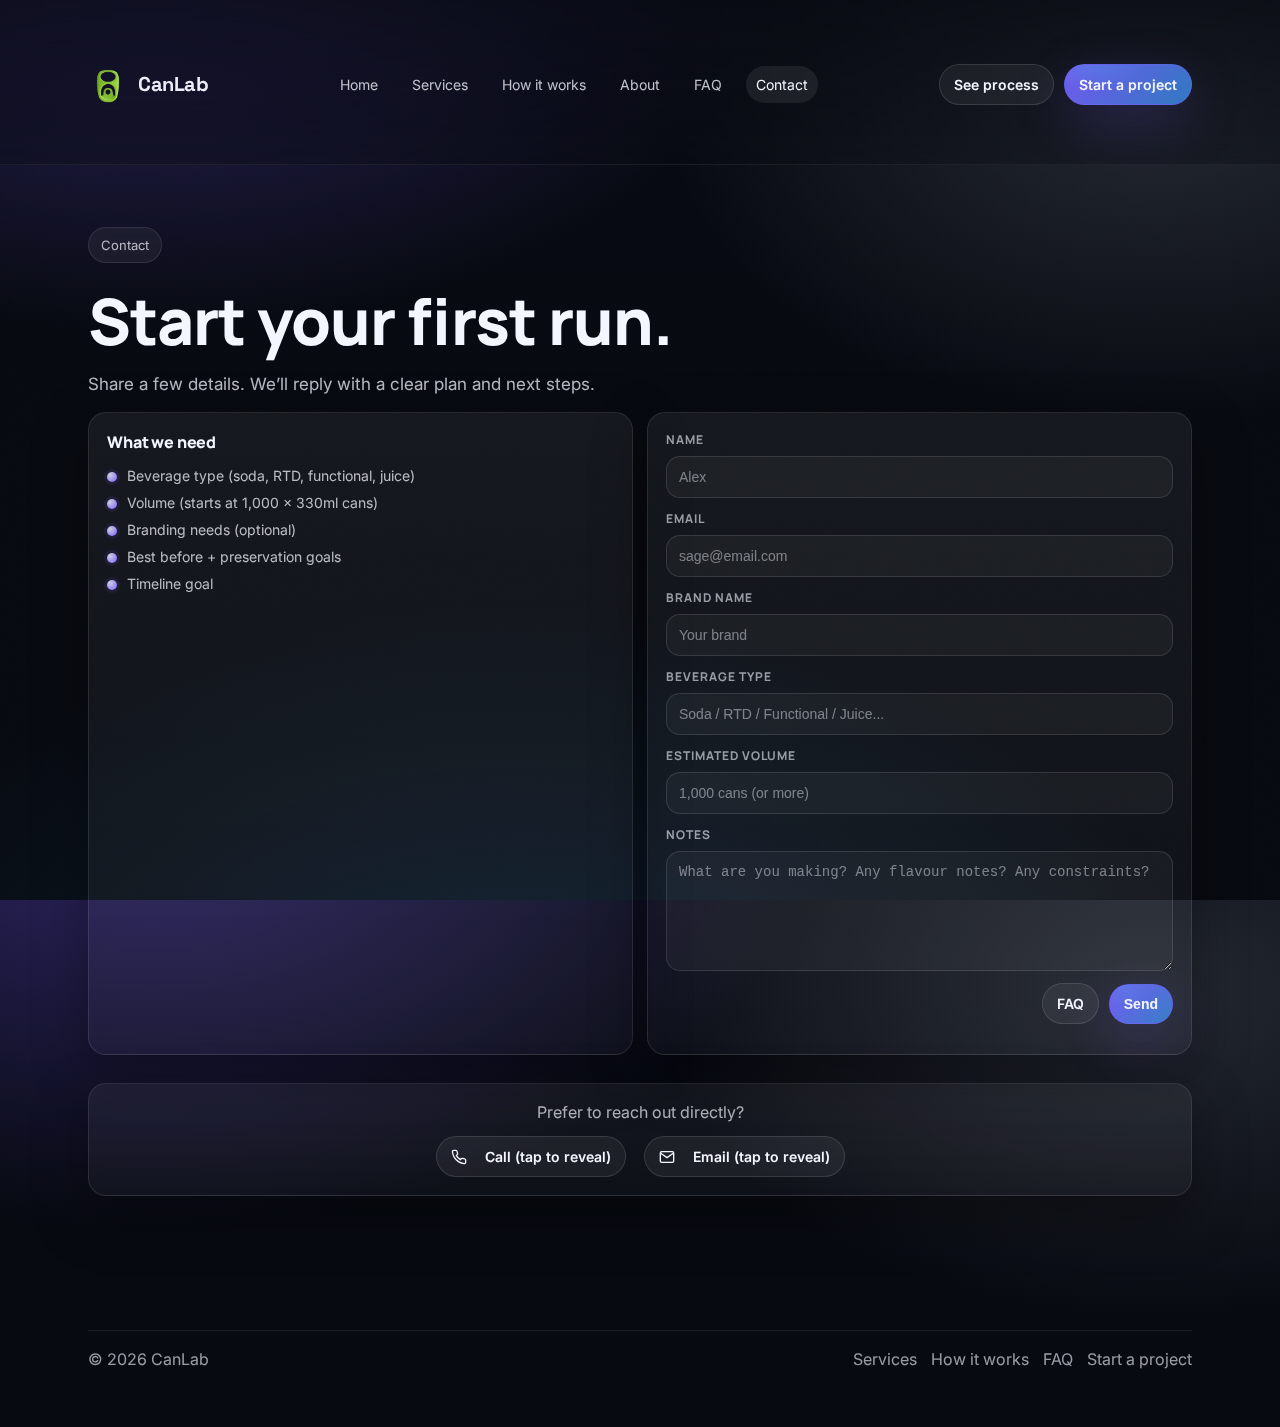
<file: contact.html>
<!doctype html>
<html lang="en">
<head>
  <meta charset="utf-8" />
  <meta name="viewport" content="width=device-width, initial-scale=1" />
  <title>Contact — CanLab</title>
  <meta name="description" content="Start a whitelabel canning project. 1,000+ cans. Any recipe. Branding and delivery available." />

  <!-- Fonts (match index) -->
  <link rel="preconnect" href="https://fonts.googleapis.com" />
  <link rel="preconnect" href="https://fonts.gstatic.com" crossorigin />
  <link href="https://fonts.googleapis.com/css2?family=Manrope:wght@400;500;600;700;800&family=Inter:wght@400;500;600;700&family=Space+Grotesk:wght@500;600;700&display=swap" rel="stylesheet" />

  <style>
    :root{
      --bg:#070A10;
      --panel:rgba(255,255,255,.06);
      --panel2:rgba(255,255,255,.08);
      --text:#F4F6FF;
      --muted:rgba(244,246,255,.68);
      --muted2:rgba(244,246,255,.52);
      --line:rgba(255,255,255,.10);
      --shadow: 0 28px 80px rgba(0,0,0,.55);
      --radius:18px;
      --max:1160px;
      --accent1:#7C5CFF; /* violet */
      --accent2:#C9D1DE; /* silver */
      --accent3:#FFB45C; /* warm */
      --accent4:#3AA0FF; /* blue */
    }

    *{box-sizing:border-box}
    html,body{height:100%}
    body{
      margin:0;
      color:var(--text);
      background:
        radial-gradient(1100px 700px at 12% -10%, rgba(124,92,255,.35), transparent 60%),
        radial-gradient(900px 600px at 90% 10%, rgba(201,209,222,.16), transparent 55%),
        radial-gradient(1200px 800px at 40% 120%, rgba(58,160,255,.14), transparent 60%),
        linear-gradient(180deg, #060912 0%, #070A10 50%, #070A10 100%);
      font-family: Inter, ui-sans-serif, system-ui, -apple-system, Segoe UI, Roboto, Helvetica, Arial;
      -webkit-font-smoothing: antialiased;
      -moz-osx-font-smoothing: grayscale;
      overflow-x:hidden;
    }

    a{color:inherit; text-decoration:none}
    img{max-width:100%; display:block}

    .container{
      max-width:var(--max);
      margin:0 auto;
      padding: clamp(16px, 4vw, 28px);
    }

    /* Subtle “grain” overlay */
    .grain{
      pointer-events:none;
      position:fixed;
      inset:0;
      background-image:url('data:image/svg+xml;utf8,<svg xmlns="http://www.w3.org/2000/svg" width="180" height="180"><filter id="n"><feTurbulence type="fractalNoise" baseFrequency=".75" numOctaves="2" stitchTiles="stitch"/></filter><rect width="180" height="180" filter="url(%23n)" opacity=".25"/></svg>');
      mix-blend-mode: overlay;
      opacity:.12;
    }

    /* Brand wordmark */
    .brand-name{
      font-family: "Space Grotesk", Manrope, Inter, system-ui;
      font-weight: 700;
      letter-spacing: -0.02em;
      font-size: 20px;
      text-transform: none;
      color: rgba(244,246,255,.96);
      line-height: 1;
    }

    /* Top nav */
    .nav{
      position:sticky;
      top:0;
      z-index:50;
      overflow:visible;
      backdrop-filter: blur(12px);
      background: linear-gradient(180deg, rgba(7,10,16,.72), rgba(7,10,16,.35));
      border-bottom:1px solid rgba(255,255,255,.08);
      padding-top: env(safe-area-inset-top);
    }
    .nav-inner{
      display:flex;
      align-items:center;
      justify-content:space-between;
      gap:18px;
      padding:26px 0 22px;
    }

    .brand{
      display:flex;
      align-items:center;
      gap:10px;
      font-family: Manrope, Inter, system-ui;
      font-weight:800;
      letter-spacing:.2px;
      padding: 8px 0;
      line-height: 1;
      overflow: visible;
    }
    .mark{
      height: 40px;
      width: auto;
      object-fit: contain;
      display:block;
      margin-top: 4px;
    }

    .nav-links{display:flex; gap:14px; align-items:center}
    .nav-links a{
      font-size:14px;
      color:rgba(244,246,255,.78);
      padding:10px 10px;
      border-radius:999px;
      transition: all .2s ease;
    }
    .nav-links a:hover{background:rgba(255,255,255,.06); color:var(--text)}
    .nav-links a.active{background:rgba(255,255,255,.08); color:var(--text)}

    .nav-cta{display:flex; align-items:center; gap:10px}

    .btn{
      display:inline-flex;
      align-items:center;
      justify-content:center;
      gap:10px;
      padding:11px 14px;
      border-radius:999px;
      border:1px solid rgba(255,255,255,.12);
      background: rgba(255,255,255,.06);
      color:var(--text);
      font-size:14px;
      font-weight:600;
      transition: transform .12s ease, background .2s ease, border-color .2s ease;
      white-space:nowrap;
      cursor:pointer;
    }
    .btn:hover{transform: translateY(-1px); background: rgba(255,255,255,.085); border-color: rgba(255,255,255,.18)}

    .btn.primary{
      border-color: rgba(124,92,255,.45);
      background:
        radial-gradient(120% 160% at 20% 0%, rgba(24,227,200,.18), transparent 40%),
        linear-gradient(135deg, rgba(124,92,255,.95), rgba(58,160,255,.72));
      box-shadow: 0 18px 55px rgba(124,92,255,.22);
    }

    .icon-btn{
      width:42px;
      height:42px;
      border-radius:999px;
      border:1px solid rgba(255,255,255,.12);
      background: rgba(255,255,255,.06);
      display:none;
      align-items:center;
      justify-content:center;
      color:rgba(244,246,255,.9);
    }
    .icon-btn:hover{background: rgba(255,255,255,.085)}

    /* Mobile panel */
    .mobile-panel{
      display:none;
      border-top:1px solid rgba(255,255,255,.08);
      padding:10px 0 14px;
    }
    .mobile-panel a{
      display:block;
      padding:12px 12px;
      border-radius:12px;
      color:rgba(244,246,255,.82);
    }
    .mobile-panel a:hover{background:rgba(255,255,255,.06); color:var(--text)}
    .mobile-panel.open{display:block}

    /* Sections */
    .section{padding:52px 0}
    .section.top{padding-top:34px}
    .section.sm{padding:32px 0}

    /* Page header kicker / headline / lede */
    .kicker{
      display:inline-flex;
      align-items:center;
      gap:10px;
      font-size:13px;
      color:rgba(244,246,255,.72);
      border:1px solid rgba(255,255,255,.10);
      background: rgba(255,255,255,.05);
      padding:9px 12px;
      border-radius:999px;
      backdrop-filter: blur(10px);
    }

    .h1{
      margin:14px 0 10px;
      font-family: Manrope, Inter, system-ui;
      font-weight:850;
      font-size: clamp(34px, 6vw, 64px);
      line-height: clamp(1.05, 1.1 + 0.2vw, 1.15);
      letter-spacing: clamp(-0.04em, -0.02em + 0.2vw, -0.015em);
    }

    .lede{
      margin:0;
      font-size: clamp(15px, 1.6vw, 17px);
      line-height: clamp(1.45, 1.5 + 0.2vw, 1.65);
      color: rgba(244,246,255,.74);
      max-width: min(60ch, 100%);
    }

    /* Grid + cards */
    .grid-2{display:grid; grid-template-columns: repeat(2, minmax(0,1fr)); gap:14px; margin-top: 18px;}

    .card{
      border-radius: var(--radius);
      border:1px solid rgba(255,255,255,.10);
      background: linear-gradient(180deg, rgba(255,255,255,.06), rgba(255,255,255,.03));
      box-shadow: 0 20px 55px rgba(0,0,0,.35);
    }
    .pad{padding:18px}

    .title{
      margin:0;
      font-family: Manrope, Inter, system-ui;
      font-weight:800;
      font-size: clamp(15px, 1.4vw, 16px);
      letter-spacing: -0.01em;
    }

    .sub{
      margin:8px 0 0;
      color: rgba(244,246,255,.68);
      line-height: clamp(1.45, 1.5 + 0.15vw, 1.6);
      font-size: clamp(14px, 1.3vw, 15px);
    }

    .list{margin:14px 0 0; padding:0; list-style:none; display:grid; gap:10px}
    .list li{
      display:flex;
      gap:10px;
      align-items:flex-start;
      color: rgba(244,246,255,.74);
      font-size:14px;
    }
    .list li:before{
      content:"";
      width:10px; height:10px;
      margin-top:5px;
      border-radius:999px;
      background: radial-gradient(circle at 30% 30%, var(--accent2), var(--accent1));
      box-shadow: 0 0 0 3px rgba(124,92,255,.10);
      flex:0 0 auto;
    }

    /* Form styling (fits brand) */
    .form{display:grid; gap:12px}
    .field{display:grid; gap:8px}
    .field.full{grid-column: 1 / -1}

    .label{
      font-size:12px;
      letter-spacing:.08em;
      text-transform:uppercase;
      color: rgba(244,246,255,.60);
      font-weight: 700;
      font-family: Manrope, Inter, system-ui;
    }

    .input,
    textarea{
      width:100%;
      border-radius: 14px;
      border: 1px solid rgba(255,255,255,.12);
      background: rgba(255,255,255,.04);
      color: var(--text);
      padding: 12px 12px;
      font-size: 14px;
      outline: none;
      transition: border-color .2s ease, background .2s ease, transform .12s ease;
    }

    textarea{min-height: 120px; resize: vertical; padding: 12px}

    .input:focus,
    textarea:focus{
      border-color: rgba(124,92,255,.50);
      background: rgba(255,255,255,.055);
    }

    ::placeholder{color: rgba(244,246,255,.45)}

    /* Honeypot: hide from humans, keep in DOM for bots */
    .hp{
      position:absolute !important;
      left:-9999px !important;
      top:auto !important;
      width:1px !important;
      height:1px !important;
      overflow:hidden !important;
      opacity:0 !important;
      pointer-events:none !important;
    }

    /* CTA */
    .cta{
      background:
        radial-gradient(120% 180% at 0% 0%, rgba(124,92,255,.30), transparent 45%),
        radial-gradient(120% 180% at 100% 0%, rgba(24,227,200,.20), transparent 45%),
        linear-gradient(180deg, rgba(255,255,255,.07), rgba(255,255,255,.03));
    }
    .cta-inner{
      display:flex;
      align-items:center;
      justify-content:space-between;
      gap:18px;
      padding:18px;
    }
    .cta h3{
      margin:0;
      font-family: Manrope, Inter, system-ui;
      font-weight:850;
      letter-spacing:-.02em;
    }
    .cta p{margin:8px 0 0; color: rgba(244,246,255,.70)}

    /* Footer */
    .footer{padding:26px 0 30px; color: rgba(244,246,255,.62)}
    .footer-row{
      display:flex;
      align-items:center;
      justify-content:space-between;
      gap:14px;
      border-top:1px solid rgba(255,255,255,.08);
      padding-top:18px;
    }
    .small-links{display:flex; gap:14px; flex-wrap:wrap}
    .small-links a{color: rgba(244,246,255,.62)}
    .small-links a:hover{color: rgba(244,246,255,.88)}

    /* Responsive */
    @media (max-width: 820px){
      .nav-links{display:none}
      .icon-btn{display:inline-flex}
      .hide-sm{display:none}
      .grid-2{grid-template-columns: 1fr}
      .cta-inner{flex-direction:column; align-items:flex-start}
    }

    .sr-only{position:absolute; width:1px; height:1px; padding:0; margin:0; overflow:hidden; clip:rect(0,0,0,0); white-space:nowrap; border:0}
  </style>
</head>
<body>

  <div class="grain" aria-hidden="true"></div>

  <header class="nav">
    <div class="container">
      <div class="nav-inner">
        <a class="brand" href="index.html" aria-label="CanLab home">
          <img class="mark" src="assets/images/brand/logo.png" alt="CanLab" />
          <span class="brand-name" aria-hidden="true">CanLab</span>
        </a>

        <nav class="nav-links" aria-label="Primary navigation">
          <a href="index.html">Home</a>
          <a href="services.html">Services</a>
          <a href="how-it-works.html">How it works</a>
          <a href="about.html">About</a>
          <a href="faq.html">FAQ</a>
          <a class="active" href="contact.html">Contact</a>
        </nav>

        <div class="nav-cta">
          <a class="btn hide-sm" href="how-it-works.html">See process</a>
          <a class="btn primary" href="contact.html">Start a project</a>
          <button class="icon-btn" data-menu-btn aria-label="Open menu" aria-expanded="false">
            <svg viewBox="0 0 24 24" fill="none" stroke="currentColor" stroke-width="2">
              <path d="M4 6h16M4 12h16M4 18h16"/>
            </svg>
          </button>
        </div>
      </div>

      <div class="mobile-panel" data-mobile-panel>
        <a href="index.html">Home</a>
        <a href="services.html">Services</a>
        <a href="how-it-works.html">How it works</a>
        <a href="about.html">About</a>
        <a href="faq.html">FAQ</a>
        <a class="active" href="contact.html">Contact</a>
      </div>
    </div>
  </header>

  <main>
    <section class="section top">
      <div class="container">
        <div class="kicker">Contact</div>
        <h1 class="h1" style="max-width:18ch;">Start your first run.</h1>
        <p class="lede">Share a few details. We’ll reply with a clear plan and next steps.</p>

        <div class="grid-2">
          <div class="card pad">
            <p class="title">What we need</p>
            <ul class="list">
              <li>Beverage type (soda, RTD, functional, juice)</li>
              <li>Volume (starts at 1,000 × 330ml cans)</li>
              <li>Branding needs (optional)</li>
              <li>Best before + preservation goals</li>
              <li>Timeline goal</li>
            </ul>
          </div>

          <div class="card pad">
            <form class="form" action="https://api.web3forms.com/submit" method="POST">
              <input type="hidden" name="access_key" value="88e594d8-60cf-4125-b922-df3a37386d0c">
              <input type="hidden" name="subject" value="New CanLab Contact Form Submission">
              <input type="hidden" name="from_name" value="CanLab Website">

              <!-- anti-spam (honeypot + timing) -->
              <input type="text" name="website" tabindex="-1" autocomplete="off" class="hp" aria-hidden="true">
              <input type="hidden" name="form_started_at" value="">
              <input type="hidden" name="form_token" value="">

              <div class="field">
                <div class="label">Name</div>
                <input class="input" name="name" placeholder="Alex" required />
              </div>

              <div class="field">
                <div class="label">Email</div>
                <input class="input" name="email" type="email" placeholder="sage@email.com" required />
              </div>

              <div class="field">
                <div class="label">Brand name</div>
                <input class="input" name="brand" placeholder="Your brand" />
              </div>

              <div class="field">
                <div class="label">Beverage type</div>
                <input class="input" name="type" placeholder="Soda / RTD / Functional / Juice..." />
              </div>

              <div class="field full">
                <div class="label">Estimated volume</div>
                <input class="input" name="volume" placeholder="1,000 cans (or more)" />
              </div>

              <div class="field full">
                <div class="label">Notes</div>
                <textarea name="notes" placeholder="What are you making? Any flavour notes? Any constraints?"></textarea>
              </div>

              <div class="field full" style="display:flex; gap:10px; flex-direction:row; align-items:center; justify-content:flex-end;">
                <a class="btn" href="faq.html">FAQ</a>
                <button class="btn primary" type="submit">Send</button>
              </div>

              <div class="toast" data-toast></div>
            </form>
          </div>
        </div>

        <div style="margin-top: 28px;">
          <div class="card pad" style="text-align: center;">
            <p style="color: var(--muted); margin: 0 0 14px 0;">Prefer to reach out directly?</p>

            <div style="display: flex; gap: 18px; justify-content: center; flex-wrap: wrap;">

              <!-- PHONE (obfuscated; revealed on click) -->
              <a href="#" class="btn" data-reveal="phone" data-phone-b64="MDIxMTQ4NzcwOQ==">
                <svg width="16" height="16" viewBox="0 0 24 24" fill="none" stroke="currentColor" stroke-width="2" style="margin-right: 8px;">
                  <path d="M22 16.92v3a2 2 0 0 1-2.18 2 19.79 19.79 0 0 1-8.63-3.07 19.5 19.5 0 0 1-6-6 19.79 19.79 0 0 1-3.07-8.67A2 2 0 0 1 4.11 2h3a2 2 0 0 1 2 1.72 12.84 12.84 0 0 0 .7 2.81 2 2 0 0 1-.45 2.11L8.09 9.91a16 16 0 0 0 6 6l1.27-1.27a2 2 0 0 1 2.11-.45 12.84 12.84 0 0 0 2.81.7A2 2 0 0 1 22 16.92z"></path>
                </svg>
                Call (tap to reveal)
              </a>

              <!-- EMAIL (obfuscated; revealed on click) -->
              <a href="#" class="btn" data-reveal="email" data-email-b64="YWxlamJlY2tAZ21haWwuY29t">
                <svg width="16" height="16" viewBox="0 0 24 24" fill="none" stroke="currentColor" stroke-width="2" style="margin-right: 8px;">
                  <path d="M4 4h16c1.1 0 2 .9 2 2v12c0 1.1-.9 2-2 2H4c-1.1 0-2-.9-2-2V6c0-1.1.9-2 2-2z"></path>
                  <polyline points="22,6 12,13 2,6"></polyline>
                </svg>
                Email (tap to reveal)
              </a>

            </div>

            <noscript>
              <p style="color: var(--muted); margin-top: 14px;">
                JavaScript is required to reveal contact details. Please use the form above.
              </p>
            </noscript>
          </div>
        </div>

      </div>
    </section>
  </main>

  <footer class="footer">
    <div class="container">
      <div class="footer-row">
        <div>© <span id="y"></span> CanLab</div>
        <div class="small-links">
          <a href="services.html">Services</a>
          <a href="how-it-works.html">How it works</a>
          <a href="faq.html">FAQ</a>
          <a href="contact.html">Start a project</a>
        </div>
      </div>
    </div>
  </footer>

  <script>
    // year
    document.getElementById('y').textContent = new Date().getFullYear();

    // mobile nav
    const btn = document.querySelector('[data-menu-btn]');
    const panel = document.querySelector('[data-mobile-panel]');
    if(btn && panel){
      btn.addEventListener('click', () => {
        const open = panel.classList.toggle('open');
        btn.setAttribute('aria-expanded', open ? 'true' : 'false');
      });
    }

    // reveal phone/email only on user action (prevents basic scraping)
    function decodeB64(s){
      try { return atob(s); } catch(e) { return ""; }
    }

    document.querySelectorAll('[data-reveal]').forEach(el => {
      el.addEventListener('click', (e) => {
        e.preventDefault();

        const kind = el.getAttribute('data-reveal');

        if(kind === 'phone'){
          const phone = decodeB64(el.getAttribute('data-phone-b64') || "");
          if(!phone) return;
          el.href = 'tel:' + phone.replace(/\s+/g,'');
          el.textContent = phone.replace(/^(\d{3})(\d{3})(\d{4})$/, '$1 $2 $3');
          el.click();
        }

        if(kind === 'email'){
          const email = decodeB64(el.getAttribute('data-email-b64') || "");
          if(!email) return;
          el.href = 'mailto:' + email;
          el.textContent = email;
          el.click();
        }
      }, { passive:false });
    });

    // ===== Anti-spam: honeypot + timing =====
    (function(){
      const form = document.querySelector('form[action="https://api.web3forms.com/submit"]');
      if(!form) return;

      const startedAt = form.querySelector('input[name="form_started_at"]');
      const token = form.querySelector('input[name="form_token"]');
      const hp = form.querySelector('input[name="website"]');

      const t0 = Date.now();
      if(startedAt) startedAt.value = String(t0);

      const rnd = Math.random().toString(36).slice(2);
      if(token) token.value = btoa(String(t0) + "|" + rnd);

      const toast = form.querySelector('[data-toast]');
      function showError(msg){
        if(toast){
          toast.textContent = msg;
          toast.style.marginTop = "10px";
          toast.style.color = "rgba(244,246,255,.85)";
          toast.style.background = "rgba(255,70,70,.12)";
          toast.style.border = "1px solid rgba(255,70,70,.22)";
          toast.style.padding = "10px 12px";
          toast.style.borderRadius = "12px";
        } else {
          alert(msg);
        }
      }

      form.addEventListener('submit', function(e){
        if(hp && hp.value && hp.value.trim().length > 0){
          e.preventDefault();
          return;
        }

        const minMs = 3500;
        const elapsed = Date.now() - t0;

        if(elapsed < minMs){
          e.preventDefault();
          showError("Please take a moment and try again.");
          return;
        }

        if(token && (!token.value || token.value.length < 8)){
          e.preventDefault();
          showError("Something went wrong. Please refresh and try again.");
          return;
        }
      });
    })();
  </script>

</body>
</html>
</file>
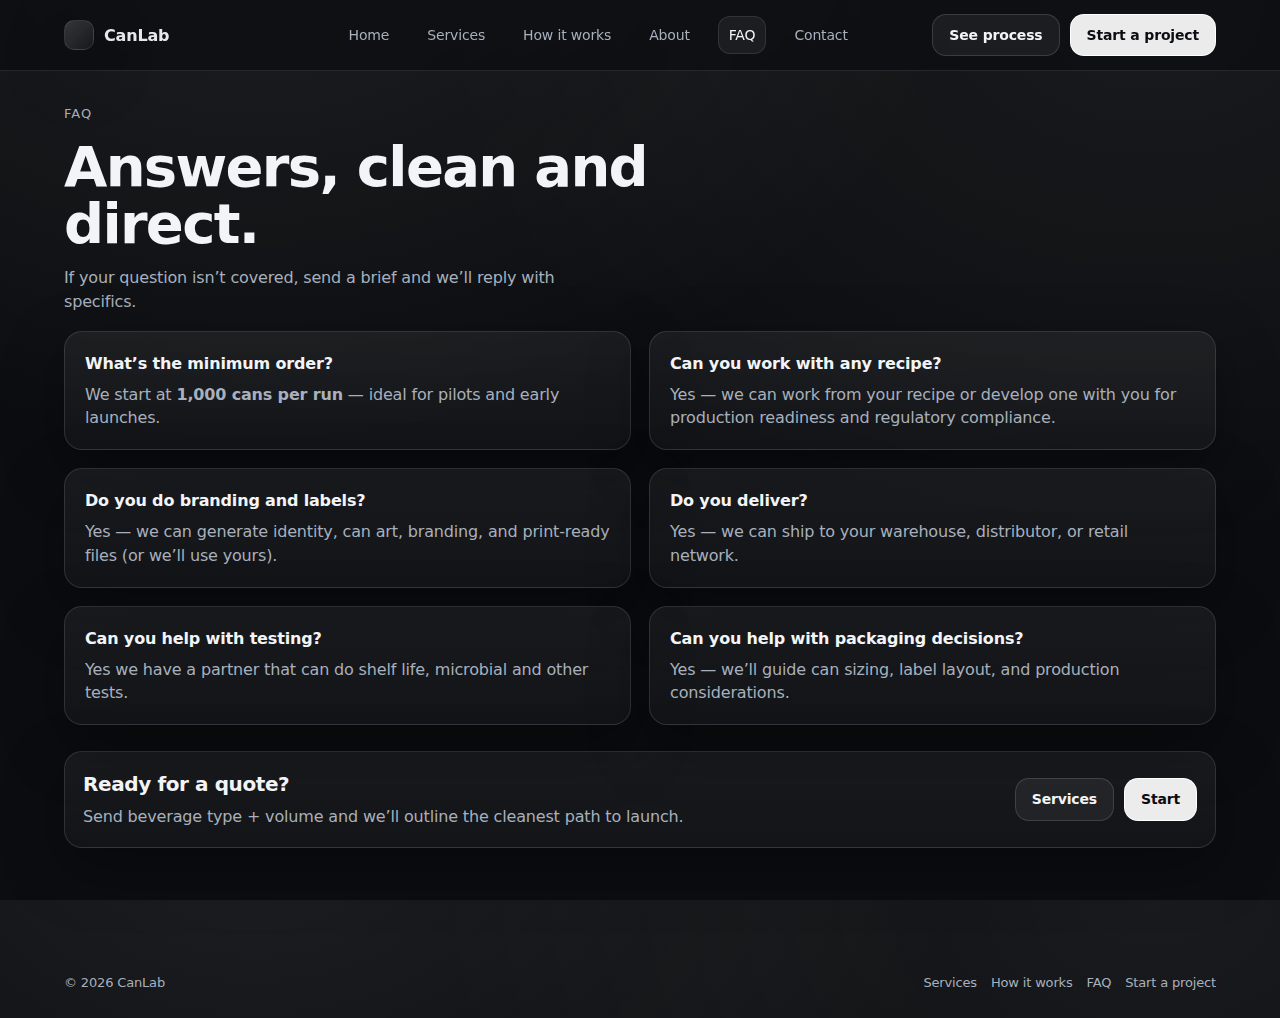
<file: faq.html>
<!doctype html>
<html lang="en">
<head>
  <meta charset="utf-8" />
  <meta name="viewport" content="width=device-width, initial-scale=1" />
  <title>FAQ — CanLab</title>
  <meta name="description" content="Frequently asked questions about whitelabel canning, minimum runs, branding, and delivery." />
  <link rel="stylesheet" href="assets/css/main.css" />
</head>
<body>

  <header class="nav">
    <div class="container">
      <div class="nav-inner">
        <a class="brand" href="index.html" aria-label="CanLab home">
          <div class="mark" aria-hidden="true"></div>
          <span>CanLab</span>
        </a>

        <nav class="nav-links" aria-label="Primary navigation">
          <a class="" href="index.html">Home</a>
          <a class="" href="services.html">Services</a>
          <a class="" href="how-it-works.html">How it works</a>
          <a class="" href="about.html">About</a>
          <a class="active" href="faq.html">FAQ</a>
          <a class="" href="contact.html">Contact</a>
        </nav>

        <div class="nav-cta">
          <a class="btn hide-sm" href="how-it-works.html">See process</a>
          <a class="btn primary" href="contact.html">Start a project</a>
          <button class="icon-btn" data-menu-btn aria-label="Open menu" aria-expanded="false">
            <svg viewBox="0 0 24 24" fill="none" stroke="currentColor" stroke-width="2">
              <path d="M4 6h16M4 12h16M4 18h16"/>
            </svg>
          </button>
        </div>
      </div>

      <div class="mobile-panel" data-mobile-panel>
        <a class="" href="index.html">Home</a>
        <a class="" href="services.html">Services</a>
        <a class="" href="how-it-works.html">How it works</a>
        <a class="" href="about.html">About</a>
        <a class="active" href="faq.html">FAQ</a>
        <a class="" href="contact.html">Contact</a>
      </div>
    </div>
  </header>

  <main>
    <section class="section top">
      <div class="container">
        <div class="kicker">FAQ</div>
        <h1 class="h1" style="max-width:18ch;">Answers, clean and direct.</h1>
        <p class="lede">If your question isn’t covered, send a brief and we’ll reply with specifics.</p>

        <div class="grid-2">
          <div class="card pad">
            <p class="title">What’s the minimum order?</p>
            <p class="sub">We start at <strong>1,000 cans per run</strong> — ideal for pilots and early launches.</p>
          </div>
          <div class="card pad">
            <p class="title">Can you work with any recipe?</p>
            <p class="sub">Yes — we can work from your recipe or develop one with you for production readiness and regulatory compliance.</p>
          </div>

          <div class="card pad">
            <p class="title">Do you do branding and labels?</p>
            <p class="sub">Yes — we can generate identity, can art, branding, and print-ready files (or we’ll use yours).</p>
          </div>
          <div class="card pad">
            <p class="title">Do you deliver?</p>
            <p class="sub">Yes — we can ship to your warehouse, distributor, or retail network.</p>
          </div>

          <div class="card pad">
            <p class="title">Can you help with testing?</p>
            <p class="sub">Yes we have a partner that can do shelf life, microbial and other tests.</p>
          </div>
          <div class="card pad">
            <p class="title">Can you help with packaging decisions?</p>
            <p class="sub">Yes — we’ll guide can sizing, label layout, and production considerations.</p>
          </div>
        </div>

        <div class="section sm">
          <div class="card cta">
            <div class="cta-inner">
              <div>
                <h3>Ready for a quote?</h3>
                <p>Send beverage type + volume and we’ll outline the cleanest path to launch.</p>
              </div>
              <div style="display:flex; gap:10px; flex-wrap:wrap;">
                <a class="btn" href="services.html">Services</a>
                <a class="btn primary" href="contact.html">Start</a>
              </div>
            </div>
          </div>
        </div>

      </div>
    </section>
  </main>

  <footer class="footer">
    <div class="container">
      <div class="footer-row">
        <div>© <span id="y"></span> CanLab</div>
        <div class="small-links">
          <a href="services.html">Services</a>
          <a href="how-it-works.html">How it works</a>
          <a href="faq.html">FAQ</a>
          <a href="contact.html">Start a project</a>
        </div>
      </div>
    </div>
  </footer>

  <script src="assets/js/main.js"></script>

</body>
</html>
</file>
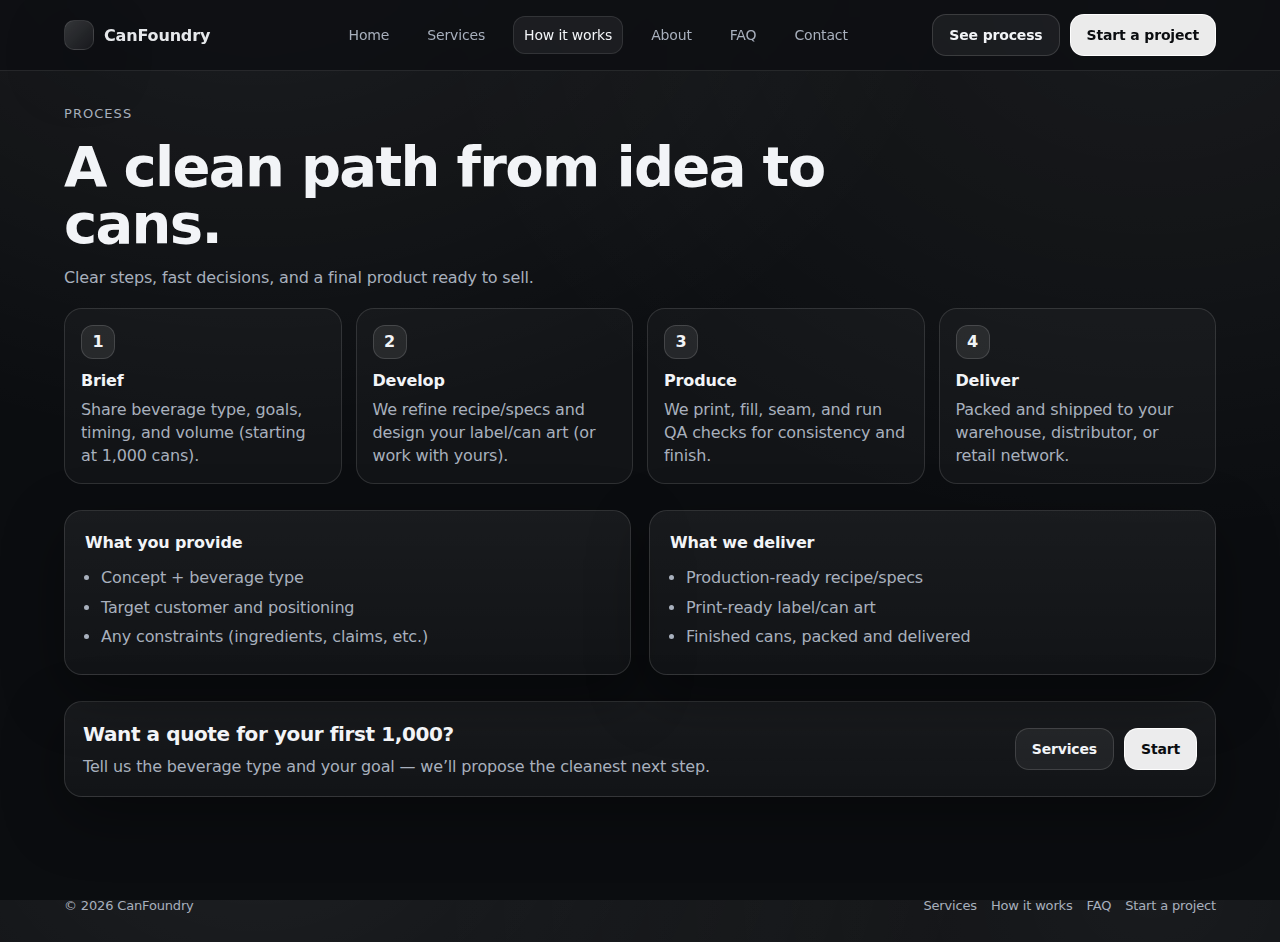
<file: how-it-works.html>
<!doctype html>
<html lang="en">
<head>
  <meta charset="utf-8" />
  <meta name="viewport" content="width=device-width, initial-scale=1" />
  <title>How it works — CanFoundry</title>
  <meta name="description" content="A simple 4-step process: brief, develop, produce, deliver." />
  <link rel="stylesheet" href="assets/css/main.css" />
</head>
<body>

  <header class="nav">
    <div class="container">
      <div class="nav-inner">
        <a class="brand" href="index.html" aria-label="CanFoundry home">
          <div class="mark" aria-hidden="true"></div>
          <span>CanFoundry</span>
        </a>

        <nav class="nav-links" aria-label="Primary navigation">
          <a class="" href="index.html">Home</a>
          <a class="" href="services.html">Services</a>
          <a class="active" href="how-it-works.html">How it works</a>
          <a class="" href="about.html">About</a>
          <a class="" href="faq.html">FAQ</a>
          <a class="" href="contact.html">Contact</a>
        </nav>

        <div class="nav-cta">
          <a class="btn hide-sm" href="how-it-works.html">See process</a>
          <a class="btn primary" href="contact.html">Start a project</a>
          <button class="icon-btn" data-menu-btn aria-label="Open menu" aria-expanded="false">
            <svg viewBox="0 0 24 24" fill="none" stroke="currentColor" stroke-width="2">
              <path d="M4 6h16M4 12h16M4 18h16"/>
            </svg>
          </button>
        </div>
      </div>

      <div class="mobile-panel" data-mobile-panel>
        <a class="" href="index.html">Home</a>
        <a class="" href="services.html">Services</a>
        <a class="active" href="how-it-works.html">How it works</a>
        <a class="" href="about.html">About</a>
        <a class="" href="faq.html">FAQ</a>
        <a class="" href="contact.html">Contact</a>
      </div>
    </div>
  </header>

  <main>
    <section class="section top">
      <div class="container">
        <div class="kicker">Process</div>
        <h1 class="h1" style="max-width:20ch;">A clean path from idea to cans.</h1>
        <p class="lede">Clear steps, fast decisions, and a final product ready to sell.</p>

        <div class="steps">
          <div class="step">
            <div class="n">1</div>
            <p class="t">Brief</p>
            <p class="d">Share beverage type, goals, timing, and volume (starting at 1,000 cans).</p>
          </div>
          <div class="step">
            <div class="n">2</div>
            <p class="t">Develop</p>
            <p class="d">We refine recipe/specs and design your label/can art (or work with yours).</p>
          </div>
          <div class="step">
            <div class="n">3</div>
            <p class="t">Produce</p>
            <p class="d">We print, fill, seam, and run QA checks for consistency and finish.</p>
          </div>
          <div class="step">
            <div class="n">4</div>
            <p class="t">Deliver</p>
            <p class="d">Packed and shipped to your warehouse, distributor, or retail network.</p>
          </div>
        </div>

        <div class="section sm">
          <div class="grid-2">
            <div class="card pad">
              <p class="title">What you provide</p>
              <ul class="list">
                <li>Concept + beverage type</li>
                <li>Target customer and positioning</li>
                <li>Any constraints (ingredients, claims, etc.)</li>
              </ul>
            </div>
            <div class="card pad">
              <p class="title">What we deliver</p>
              <ul class="list">
                <li>Production-ready recipe/specs</li>
                <li>Print-ready label/can art</li>
                <li>Finished cans, packed and delivered</li>
              </ul>
            </div>
          </div>
        </div>

        <div class="card cta">
          <div class="cta-inner">
            <div>
              <h3>Want a quote for your first 1,000?</h3>
              <p>Tell us the beverage type and your goal — we’ll propose the cleanest next step.</p>
            </div>
            <div style="display:flex; gap:10px; flex-wrap:wrap;">
              <a class="btn" href="services.html">Services</a>
              <a class="btn primary" href="contact.html">Start</a>
            </div>
          </div>
        </div>

      </div>
    </section>
  </main>

  <footer class="footer">
    <div class="container">
      <div class="footer-row">
        <div>© <span id="y"></span> CanFoundry</div>
        <div class="small-links">
          <a href="services.html">Services</a>
          <a href="how-it-works.html">How it works</a>
          <a href="faq.html">FAQ</a>
          <a href="contact.html">Start a project</a>
        </div>
      </div>
    </div>
  </footer>

  <script src="assets/js/main.js"></script>

</body>
</html>
</file>
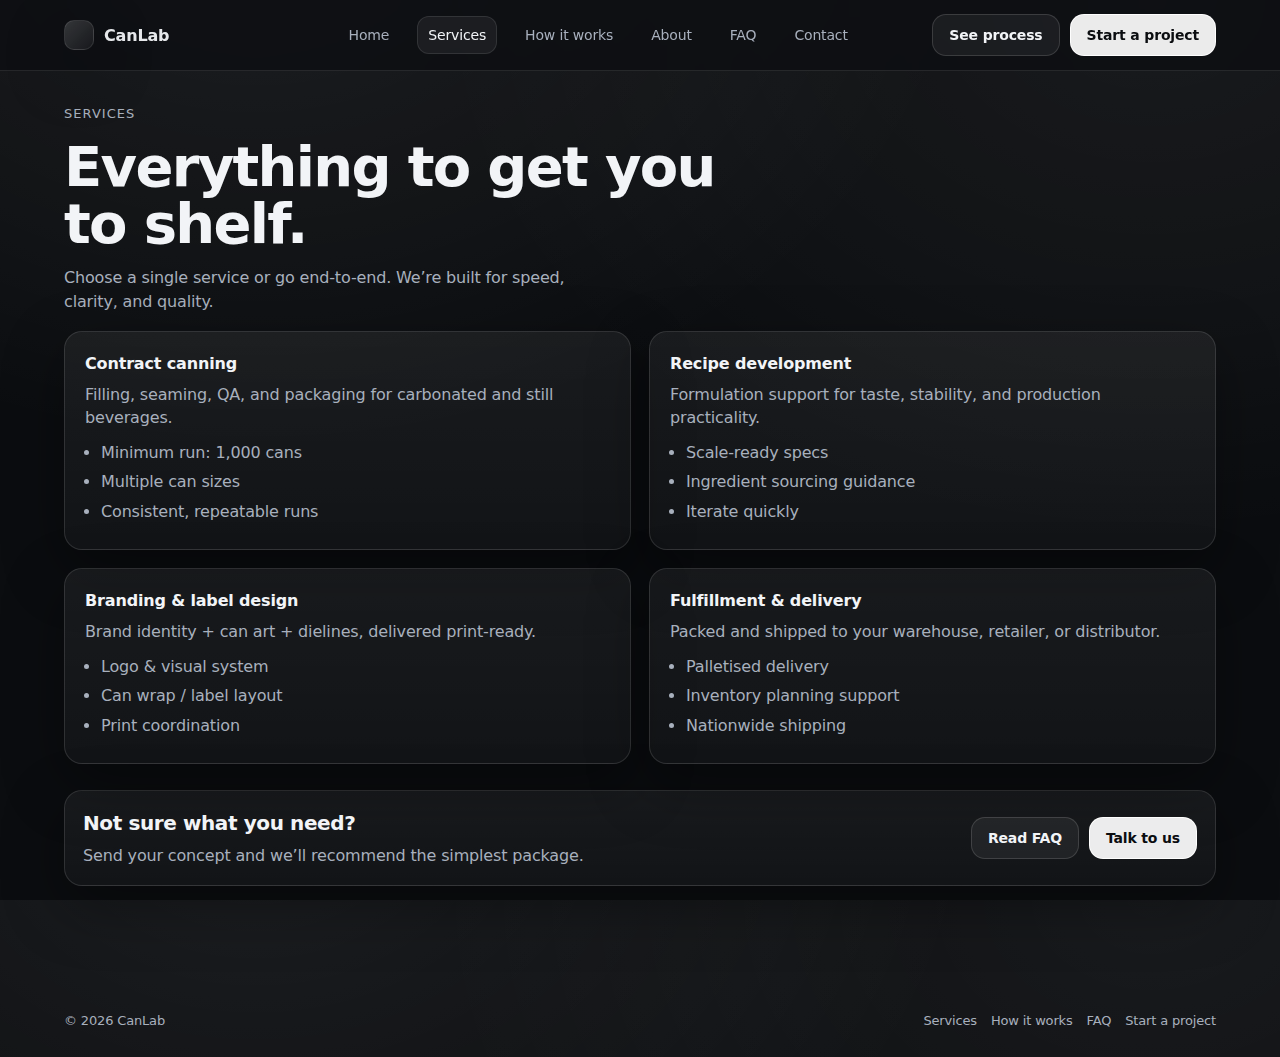
<file: services.html>
<!doctype html>
<html lang="en">
<head>
  <meta charset="utf-8" />
  <meta name="viewport" content="width=device-width, initial-scale=1" />
  <title>Services — CanLab</title>
  <meta name="description" content="Contract canning, recipe development, branding & labels, and fulfillment — end to end." />
  <link rel="stylesheet" href="assets/css/main.css" />
</head>
<body>

  <header class="nav">
    <div class="container">
      <div class="nav-inner">
        <a class="brand" href="index.html" aria-label="CanLab home">
          <div class="mark" aria-hidden="true"></div>
          <span>CanLab</span>
        </a>

        <nav class="nav-links" aria-label="Primary navigation">
          <a class="" href="index.html">Home</a>
          <a class="active" href="services.html">Services</a>
          <a class="" href="how-it-works.html">How it works</a>
          <a class="" href="about.html">About</a>
          <a class="" href="faq.html">FAQ</a>
          <a class="" href="contact.html">Contact</a>
        </nav>

        <div class="nav-cta">
          <a class="btn hide-sm" href="how-it-works.html">See process</a>
          <a class="btn primary" href="contact.html">Start a project</a>
          <button class="icon-btn" data-menu-btn aria-label="Open menu" aria-expanded="false">
            <svg viewBox="0 0 24 24" fill="none" stroke="currentColor" stroke-width="2">
              <path d="M4 6h16M4 12h16M4 18h16"/>
            </svg>
          </button>
        </div>
      </div>

      <div class="mobile-panel" data-mobile-panel>
        <a class="" href="index.html">Home</a>
        <a class="active" href="services.html">Services</a>
        <a class="" href="how-it-works.html">How it works</a>
        <a class="" href="about.html">About</a>
        <a class="" href="faq.html">FAQ</a>
        <a class="" href="contact.html">Contact</a>
      </div>
    </div>
  </header>

  <main>
    <section class="section top">
      <div class="container">
        <div class="kicker">Services</div>
        <h1 class="h1" style="max-width:18ch;">Everything to get you to shelf.</h1>
        <p class="lede">Choose a single service or go end-to-end. We’re built for speed, clarity, and quality.</p>

        <div class="grid-2">
          <div class="card pad">
            <p class="title">Contract canning</p>
            <p class="sub">Filling, seaming, QA, and packaging for carbonated and still beverages.</p>
            <ul class="list">
              <li>Minimum run: 1,000 cans</li>
              <li>Multiple can sizes</li>
              <li>Consistent, repeatable runs</li>
            </ul>
          </div>

          <div class="card pad">
            <p class="title">Recipe development</p>
            <p class="sub">Formulation support for taste, stability, and production practicality.</p>
            <ul class="list">
              <li>Scale-ready specs</li>
              <li>Ingredient sourcing guidance</li>
              <li>Iterate quickly</li>
            </ul>
          </div>

          <div class="card pad">
            <p class="title">Branding & label design</p>
            <p class="sub">Brand identity + can art + dielines, delivered print-ready.</p>
            <ul class="list">
              <li>Logo & visual system</li>
              <li>Can wrap / label layout</li>
              <li>Print coordination</li>
            </ul>
          </div>

          <div class="card pad">
            <p class="title">Fulfillment & delivery</p>
            <p class="sub">Packed and shipped to your warehouse, retailer, or distributor.</p>
            <ul class="list">
              <li>Palletised delivery</li>
              <li>Inventory planning support</li>
              <li>Nationwide shipping</li>
            </ul>
          </div>
        </div>

        <section class="section sm">
          <div class="card cta">
            <div class="cta-inner">
              <div>
                <h3>Not sure what you need?</h3>
                <p>Send your concept and we’ll recommend the simplest package.</p>
              </div>
              <div style="display:flex; gap:10px; flex-wrap:wrap;">
                <a class="btn" href="faq.html">Read FAQ</a>
                <a class="btn primary" href="contact.html">Talk to us</a>
              </div>
            </div>
          </div>
        </section>

      </div>
    </section>
  </main>

  <footer class="footer">
    <div class="container">
      <div class="footer-row">
        <div>© <span id="y"></span> CanLab</div>
        <div class="small-links">
          <a href="services.html">Services</a>
          <a href="how-it-works.html">How it works</a>
          <a href="faq.html">FAQ</a>
          <a href="contact.html">Start a project</a>
        </div>
      </div>
    </div>
  </footer>

  <script src="assets/js/main.js"></script>

</body>
</html>
</file>
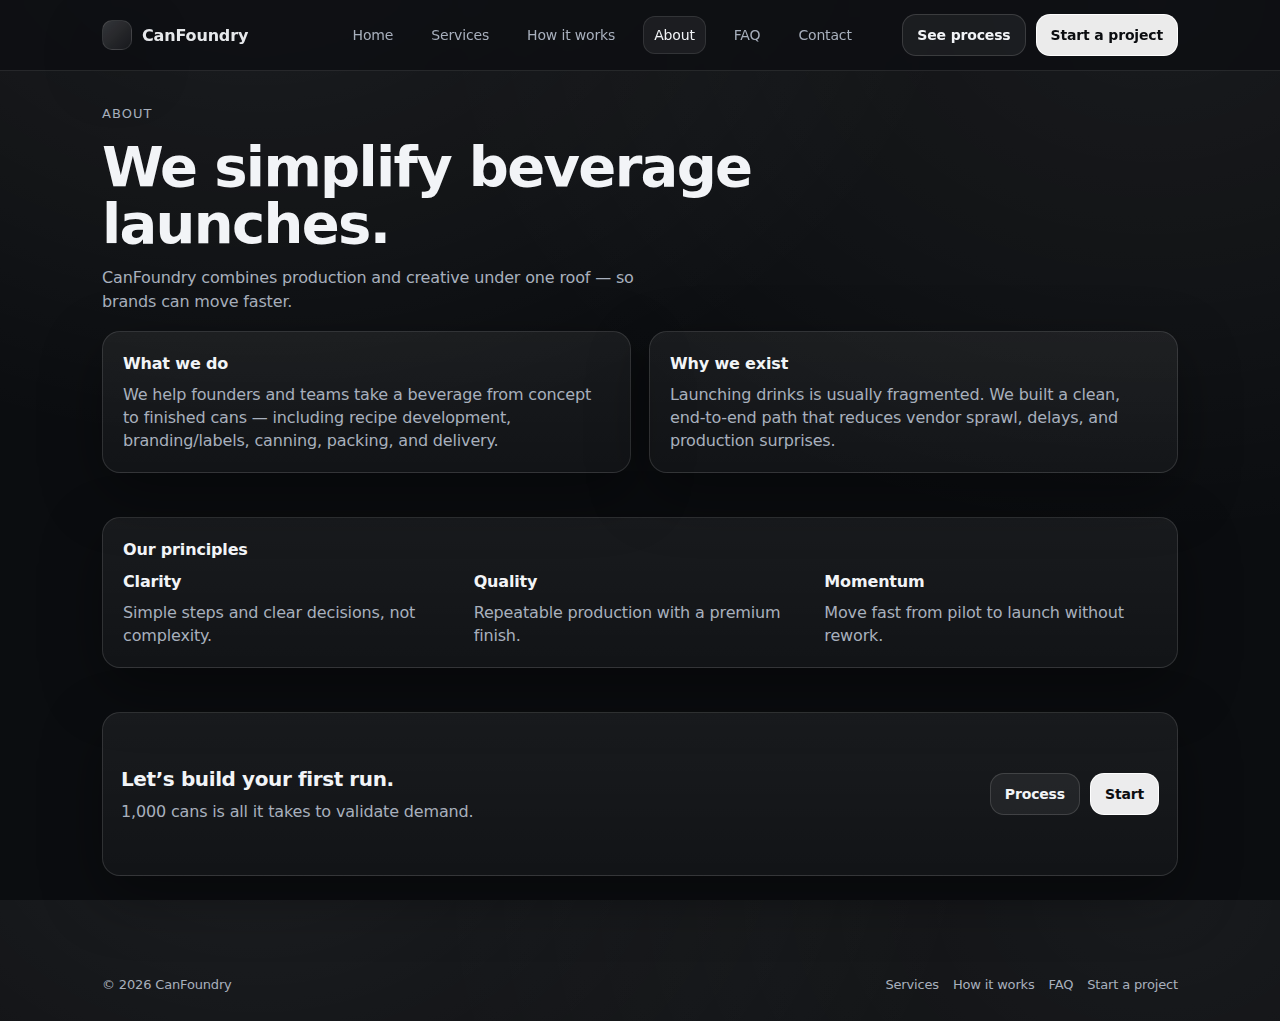
<file: canlab-site/about.html>
<!doctype html>
<html lang="en">
<head>
  <meta charset="utf-8" />
  <meta name="viewport" content="width=device-width, initial-scale=1" />
  <title>About — CanFoundry</title>
  <meta name="description" content="CanFoundry helps beverage creators launch fast — recipe, branding, canning, and delivery." />
  <link rel="stylesheet" href="assets/css/main.css" />
</head>
<body>

  <header class="nav">
    <div class="container">
      <div class="nav-inner">
        <a class="brand" href="index.html" aria-label="CanFoundry home">
          <div class="mark" aria-hidden="true"></div>
          <span>CanFoundry</span>
        </a>

        <nav class="nav-links" aria-label="Primary navigation">
          <a class="" href="index.html">Home</a>
          <a class="" href="services.html">Services</a>
          <a class="" href="how-it-works.html">How it works</a>
          <a class="active" href="about.html">About</a>
          <a class="" href="faq.html">FAQ</a>
          <a class="" href="contact.html">Contact</a>
        </nav>

        <div class="nav-cta">
          <a class="btn hide-sm" href="how-it-works.html">See process</a>
          <a class="btn primary" href="contact.html">Start a project</a>
          <button class="icon-btn" data-menu-btn aria-label="Open menu" aria-expanded="false">
            <svg viewBox="0 0 24 24" fill="none" stroke="currentColor" stroke-width="2">
              <path d="M4 6h16M4 12h16M4 18h16"/>
            </svg>
          </button>
        </div>
      </div>

      <div class="mobile-panel" data-mobile-panel>
        <a class="" href="index.html">Home</a>
        <a class="" href="services.html">Services</a>
        <a class="" href="how-it-works.html">How it works</a>
        <a class="active" href="about.html">About</a>
        <a class="" href="faq.html">FAQ</a>
        <a class="" href="contact.html">Contact</a>
      </div>
    </div>
  </header>

  <main>
    <section class="section top">
      <div class="container">
        <div class="kicker">About</div>
        <h1 class="h1" style="max-width:22ch;">We simplify beverage launches.</h1>
        <p class="lede">CanFoundry combines production and creative under one roof — so brands can move faster.</p>

        <div class="grid-2">
          <div class="card pad">
            <p class="title">What we do</p>
            <p class="sub">
              We help founders and teams take a beverage from concept to finished cans —
              including recipe development, branding/labels, canning, packing, and delivery.
            </p>
          </div>
          <div class="card pad">
            <p class="title">Why we exist</p>
            <p class="sub">
              Launching drinks is usually fragmented. We built a clean, end-to-end path that reduces vendor sprawl,
              delays, and production surprises.
            </p>
          </div>
        </div>

        <div class="section sm">
          <div class="card pad">
            <p class="title">Our principles</p>
            <div class="grid-3">
              <div>
                <p class="title" style="margin-top:0;">Clarity</p>
                <p class="sub">Simple steps and clear decisions, not complexity.</p>
              </div>
              <div>
                <p class="title" style="margin-top:0;">Quality</p>
                <p class="sub">Repeatable production with a premium finish.</p>
              </div>
              <div>
                <p class="title" style="margin-top:0;">Momentum</p>
                <p class="sub">Move fast from pilot to launch without rework.</p>
              </div>
            </div>
          </div>
        </div>

        <div class="card cta">
          <div class="cta-inner">
            <div>
              <h3>Let’s build your first run.</h3>
              <p>1,000 cans is all it takes to validate demand.</p>
            </div>
            <div style="display:flex; gap:10px; flex-wrap:wrap;">
              <a class="btn" href="how-it-works.html">Process</a>
              <a class="btn primary" href="contact.html">Start</a>
            </div>
          </div>
        </div>

      </div>
    </section>
  </main>

  <footer class="footer">
    <div class="container">
      <div class="footer-row">
        <div>© <span id="y"></span> CanFoundry</div>
        <div class="small-links">
          <a href="services.html">Services</a>
          <a href="how-it-works.html">How it works</a>
          <a href="faq.html">FAQ</a>
          <a href="contact.html">Start a project</a>
        </div>
      </div>
    </div>
  </footer>

  <script src="assets/js/main.js"></script>

</body>
</html>
</file>
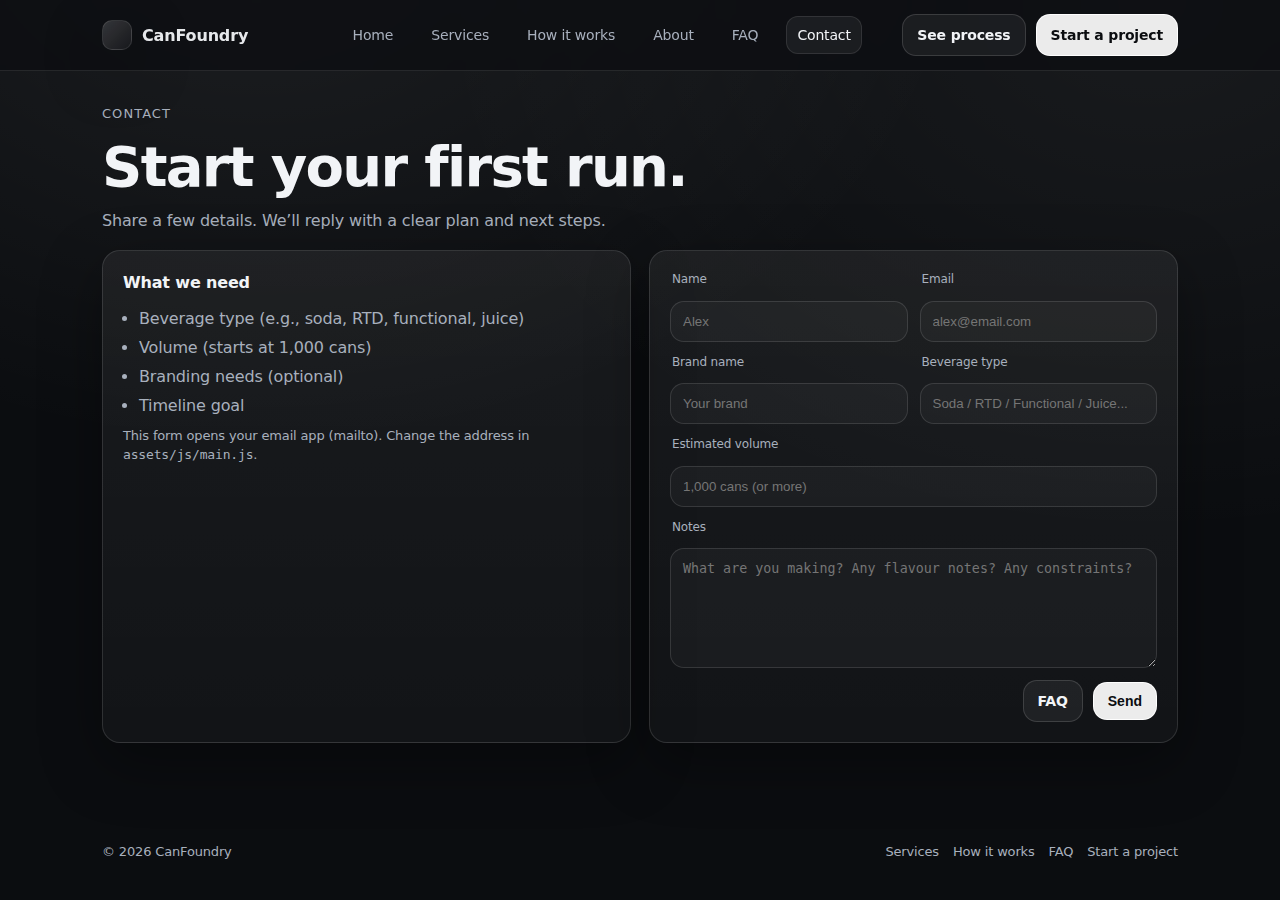
<file: canlab-site/contact.html>
<!doctype html>
<html lang="en">
<head>
  <meta charset="utf-8" />
  <meta name="viewport" content="width=device-width, initial-scale=1" />
  <title>Contact — CanFoundry</title>
  <meta name="description" content="Start a whitelabel canning project. 1,000+ cans. Any recipe. Branding and delivery available." />
  <link rel="stylesheet" href="assets/css/main.css" />
</head>
<body>

  <header class="nav">
    <div class="container">
      <div class="nav-inner">
        <a class="brand" href="index.html" aria-label="CanFoundry home">
          <div class="mark" aria-hidden="true"></div>
          <span>CanFoundry</span>
        </a>

        <nav class="nav-links" aria-label="Primary navigation">
          <a class="" href="index.html">Home</a>
          <a class="" href="services.html">Services</a>
          <a class="" href="how-it-works.html">How it works</a>
          <a class="" href="about.html">About</a>
          <a class="" href="faq.html">FAQ</a>
          <a class="active" href="contact.html">Contact</a>
        </nav>

        <div class="nav-cta">
          <a class="btn hide-sm" href="how-it-works.html">See process</a>
          <a class="btn primary" href="contact.html">Start a project</a>
          <button class="icon-btn" data-menu-btn aria-label="Open menu" aria-expanded="false">
            <svg viewBox="0 0 24 24" fill="none" stroke="currentColor" stroke-width="2">
              <path d="M4 6h16M4 12h16M4 18h16"/>
            </svg>
          </button>
        </div>
      </div>

      <div class="mobile-panel" data-mobile-panel>
        <a class="" href="index.html">Home</a>
        <a class="" href="services.html">Services</a>
        <a class="" href="how-it-works.html">How it works</a>
        <a class="" href="about.html">About</a>
        <a class="" href="faq.html">FAQ</a>
        <a class="active" href="contact.html">Contact</a>
      </div>
    </div>
  </header>

  <main>
    <section class="section top">
      <div class="container">
        <div class="kicker">Contact</div>
        <h1 class="h1" style="max-width:18ch;">Start your first run.</h1>
        <p class="lede">Share a few details. We’ll reply with a clear plan and next steps.</p>

        <div class="grid-2">
          <div class="card pad">
            <p class="title">What we need</p>
            <ul class="list">
              <li>Beverage type (e.g., soda, RTD, functional, juice)</li>
              <li>Volume (starts at 1,000 cans)</li>
              <li>Branding needs (optional)</li>
              <li>Timeline goal</li>
            </ul>
            <p class="note">This form opens your email app (mailto). Change the address in <code>assets/js/main.js</code>.</p>
          </div>

          <div class="card pad">
            <form class="form" data-contact-form>
              <div class="field">
                <div class="label">Name</div>
                <input class="input" name="name" placeholder="Alex" required />
              </div>

              <div class="field">
                <div class="label">Email</div>
                <input class="input" name="email" type="email" placeholder="alex@email.com" required />
              </div>

              <div class="field">
                <div class="label">Brand name</div>
                <input class="input" name="brand" placeholder="Your brand" />
              </div>

              <div class="field">
                <div class="label">Beverage type</div>
                <input class="input" name="type" placeholder="Soda / RTD / Functional / Juice..." />
              </div>

              <div class="field full">
                <div class="label">Estimated volume</div>
                <input class="input" name="volume" placeholder="1,000 cans (or more)" />
              </div>

              <div class="field full">
                <div class="label">Notes</div>
                <textarea name="notes" placeholder="What are you making? Any flavour notes? Any constraints?"></textarea>
              </div>

              <div class="field full" style="display:flex; gap:10px; flex-direction:row; align-items:center; justify-content:flex-end;">
                <a class="btn" href="faq.html">FAQ</a>
                <button class="btn primary" type="submit">Send</button>
              </div>

              <div class="toast" data-toast></div>
            </form>
          </div>
        </div>

      </div>
    </section>
  </main>

  <footer class="footer">
    <div class="container">
      <div class="footer-row">
        <div>© <span id="y"></span> CanFoundry</div>
        <div class="small-links">
          <a href="services.html">Services</a>
          <a href="how-it-works.html">How it works</a>
          <a href="faq.html">FAQ</a>
          <a href="contact.html">Start a project</a>
        </div>
      </div>
    </div>
  </footer>

  <script src="assets/js/main.js"></script>

</body>
</html>
</file>
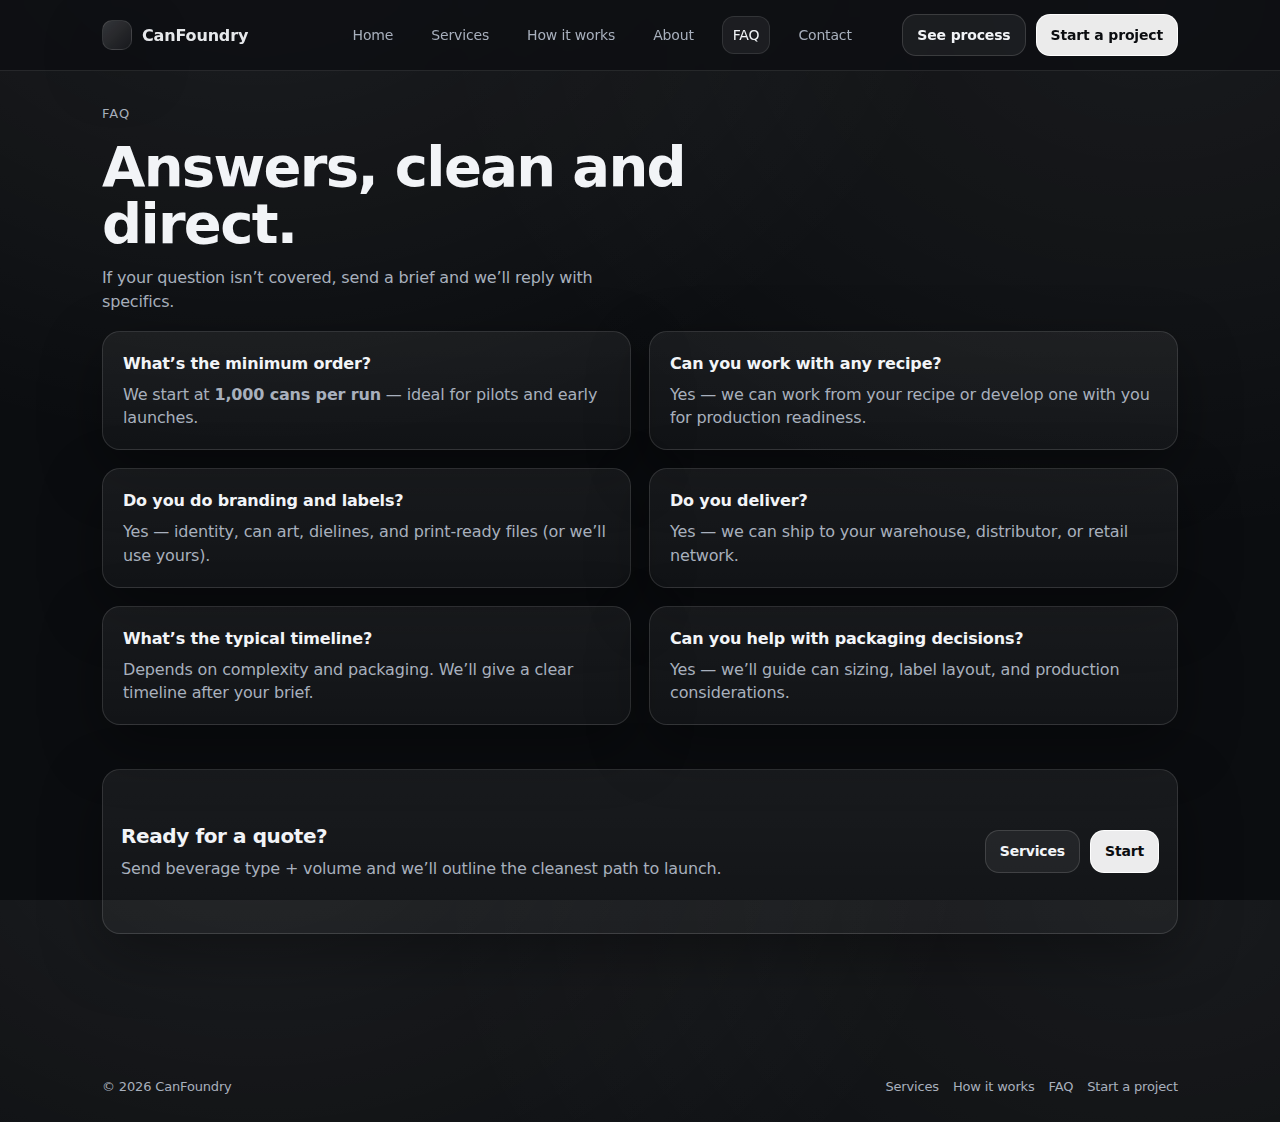
<file: canlab-site/faq.html>
<!doctype html>
<html lang="en">
<head>
  <meta charset="utf-8" />
  <meta name="viewport" content="width=device-width, initial-scale=1" />
  <title>FAQ — CanFoundry</title>
  <meta name="description" content="Frequently asked questions about whitelabel canning, minimum runs, branding, and delivery." />
  <link rel="stylesheet" href="assets/css/main.css" />
</head>
<body>

  <header class="nav">
    <div class="container">
      <div class="nav-inner">
        <a class="brand" href="index.html" aria-label="CanFoundry home">
          <div class="mark" aria-hidden="true"></div>
          <span>CanFoundry</span>
        </a>

        <nav class="nav-links" aria-label="Primary navigation">
          <a class="" href="index.html">Home</a>
          <a class="" href="services.html">Services</a>
          <a class="" href="how-it-works.html">How it works</a>
          <a class="" href="about.html">About</a>
          <a class="active" href="faq.html">FAQ</a>
          <a class="" href="contact.html">Contact</a>
        </nav>

        <div class="nav-cta">
          <a class="btn hide-sm" href="how-it-works.html">See process</a>
          <a class="btn primary" href="contact.html">Start a project</a>
          <button class="icon-btn" data-menu-btn aria-label="Open menu" aria-expanded="false">
            <svg viewBox="0 0 24 24" fill="none" stroke="currentColor" stroke-width="2">
              <path d="M4 6h16M4 12h16M4 18h16"/>
            </svg>
          </button>
        </div>
      </div>

      <div class="mobile-panel" data-mobile-panel>
        <a class="" href="index.html">Home</a>
        <a class="" href="services.html">Services</a>
        <a class="" href="how-it-works.html">How it works</a>
        <a class="" href="about.html">About</a>
        <a class="active" href="faq.html">FAQ</a>
        <a class="" href="contact.html">Contact</a>
      </div>
    </div>
  </header>

  <main>
    <section class="section top">
      <div class="container">
        <div class="kicker">FAQ</div>
        <h1 class="h1" style="max-width:18ch;">Answers, clean and direct.</h1>
        <p class="lede">If your question isn’t covered, send a brief and we’ll reply with specifics.</p>

        <div class="grid-2">
          <div class="card pad">
            <p class="title">What’s the minimum order?</p>
            <p class="sub">We start at <strong>1,000 cans per run</strong> — ideal for pilots and early launches.</p>
          </div>
          <div class="card pad">
            <p class="title">Can you work with any recipe?</p>
            <p class="sub">Yes — we can work from your recipe or develop one with you for production readiness.</p>
          </div>

          <div class="card pad">
            <p class="title">Do you do branding and labels?</p>
            <p class="sub">Yes — identity, can art, dielines, and print-ready files (or we’ll use yours).</p>
          </div>
          <div class="card pad">
            <p class="title">Do you deliver?</p>
            <p class="sub">Yes — we can ship to your warehouse, distributor, or retail network.</p>
          </div>

          <div class="card pad">
            <p class="title">What’s the typical timeline?</p>
            <p class="sub">Depends on complexity and packaging. We’ll give a clear timeline after your brief.</p>
          </div>
          <div class="card pad">
            <p class="title">Can you help with packaging decisions?</p>
            <p class="sub">Yes — we’ll guide can sizing, label layout, and production considerations.</p>
          </div>
        </div>

        <div class="section sm">
          <div class="card cta">
            <div class="cta-inner">
              <div>
                <h3>Ready for a quote?</h3>
                <p>Send beverage type + volume and we’ll outline the cleanest path to launch.</p>
              </div>
              <div style="display:flex; gap:10px; flex-wrap:wrap;">
                <a class="btn" href="services.html">Services</a>
                <a class="btn primary" href="contact.html">Start</a>
              </div>
            </div>
          </div>
        </div>

      </div>
    </section>
  </main>

  <footer class="footer">
    <div class="container">
      <div class="footer-row">
        <div>© <span id="y"></span> CanFoundry</div>
        <div class="small-links">
          <a href="services.html">Services</a>
          <a href="how-it-works.html">How it works</a>
          <a href="faq.html">FAQ</a>
          <a href="contact.html">Start a project</a>
        </div>
      </div>
    </div>
  </footer>

  <script src="assets/js/main.js"></script>

</body>
</html>
</file>
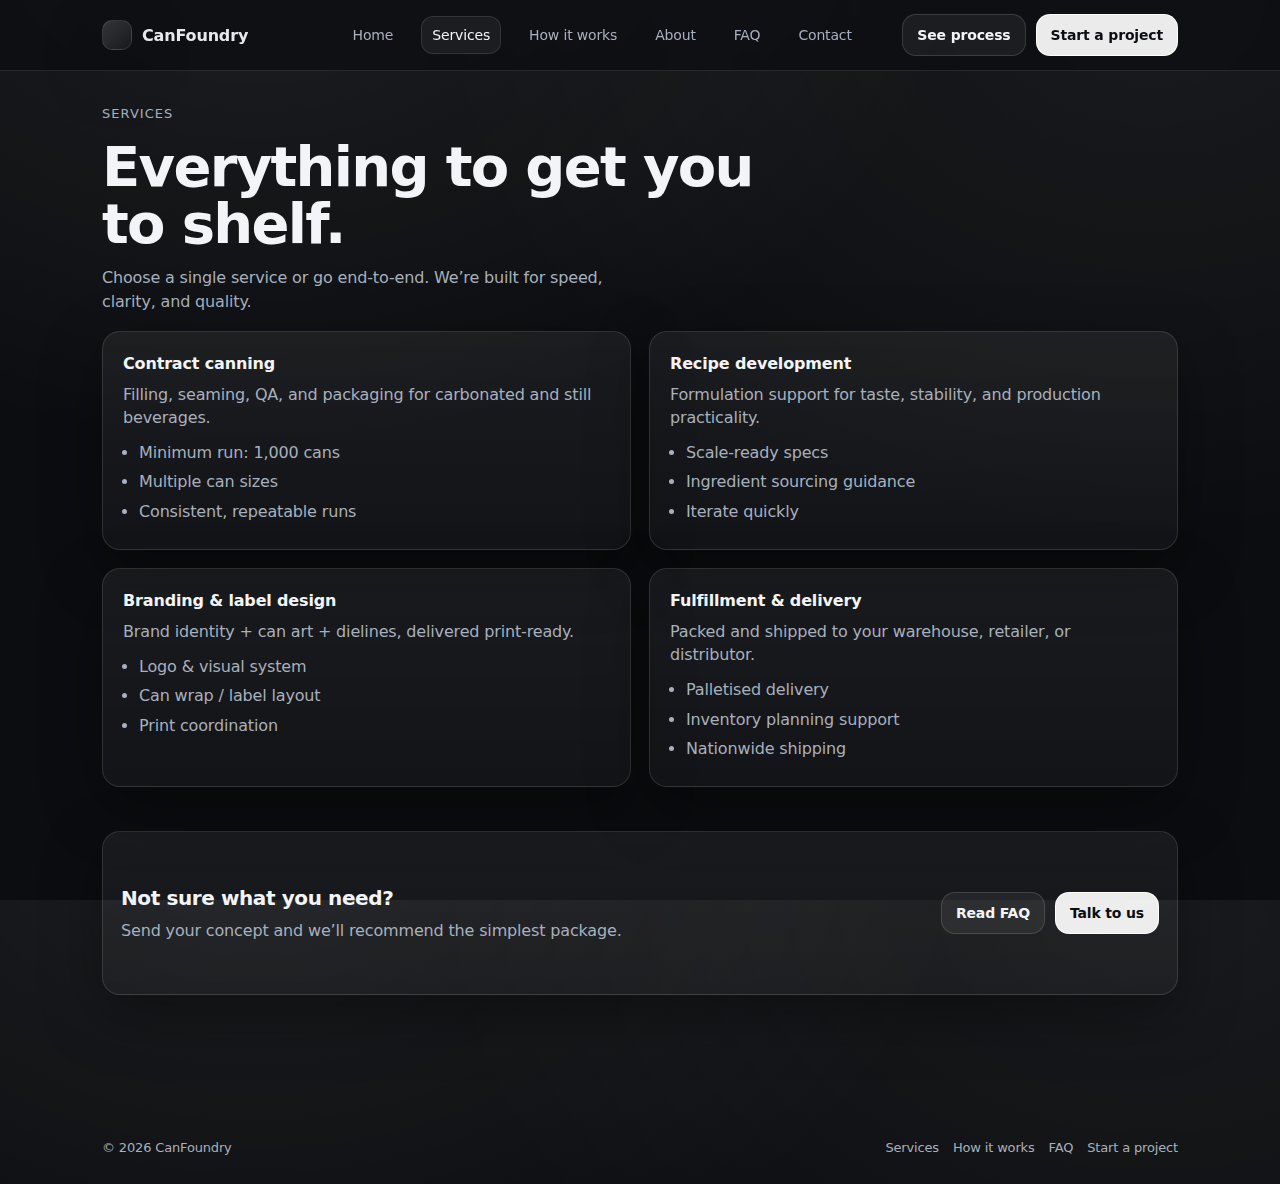
<file: canlab-site/services.html>
<!doctype html>
<html lang="en">
<head>
  <meta charset="utf-8" />
  <meta name="viewport" content="width=device-width, initial-scale=1" />
  <title>Services — CanFoundry</title>
  <meta name="description" content="Contract canning, recipe development, branding & labels, and fulfillment — end to end." />
  <link rel="stylesheet" href="assets/css/main.css" />
</head>
<body>

  <header class="nav">
    <div class="container">
      <div class="nav-inner">
        <a class="brand" href="index.html" aria-label="CanFoundry home">
          <div class="mark" aria-hidden="true"></div>
          <span>CanFoundry</span>
        </a>

        <nav class="nav-links" aria-label="Primary navigation">
          <a class="" href="index.html">Home</a>
          <a class="active" href="services.html">Services</a>
          <a class="" href="how-it-works.html">How it works</a>
          <a class="" href="about.html">About</a>
          <a class="" href="faq.html">FAQ</a>
          <a class="" href="contact.html">Contact</a>
        </nav>

        <div class="nav-cta">
          <a class="btn hide-sm" href="how-it-works.html">See process</a>
          <a class="btn primary" href="contact.html">Start a project</a>
          <button class="icon-btn" data-menu-btn aria-label="Open menu" aria-expanded="false">
            <svg viewBox="0 0 24 24" fill="none" stroke="currentColor" stroke-width="2">
              <path d="M4 6h16M4 12h16M4 18h16"/>
            </svg>
          </button>
        </div>
      </div>

      <div class="mobile-panel" data-mobile-panel>
        <a class="" href="index.html">Home</a>
        <a class="active" href="services.html">Services</a>
        <a class="" href="how-it-works.html">How it works</a>
        <a class="" href="about.html">About</a>
        <a class="" href="faq.html">FAQ</a>
        <a class="" href="contact.html">Contact</a>
      </div>
    </div>
  </header>

  <main>
    <section class="section top">
      <div class="container">
        <div class="kicker">Services</div>
        <h1 class="h1" style="max-width:18ch;">Everything to get you to shelf.</h1>
        <p class="lede">Choose a single service or go end-to-end. We’re built for speed, clarity, and quality.</p>

        <div class="grid-2">
          <div class="card pad">
            <p class="title">Contract canning</p>
            <p class="sub">Filling, seaming, QA, and packaging for carbonated and still beverages.</p>
            <ul class="list">
              <li>Minimum run: 1,000 cans</li>
              <li>Multiple can sizes</li>
              <li>Consistent, repeatable runs</li>
            </ul>
          </div>

          <div class="card pad">
            <p class="title">Recipe development</p>
            <p class="sub">Formulation support for taste, stability, and production practicality.</p>
            <ul class="list">
              <li>Scale-ready specs</li>
              <li>Ingredient sourcing guidance</li>
              <li>Iterate quickly</li>
            </ul>
          </div>

          <div class="card pad">
            <p class="title">Branding & label design</p>
            <p class="sub">Brand identity + can art + dielines, delivered print-ready.</p>
            <ul class="list">
              <li>Logo & visual system</li>
              <li>Can wrap / label layout</li>
              <li>Print coordination</li>
            </ul>
          </div>

          <div class="card pad">
            <p class="title">Fulfillment & delivery</p>
            <p class="sub">Packed and shipped to your warehouse, retailer, or distributor.</p>
            <ul class="list">
              <li>Palletised delivery</li>
              <li>Inventory planning support</li>
              <li>Nationwide shipping</li>
            </ul>
          </div>
        </div>

        <section class="section sm">
          <div class="card cta">
            <div class="cta-inner">
              <div>
                <h3>Not sure what you need?</h3>
                <p>Send your concept and we’ll recommend the simplest package.</p>
              </div>
              <div style="display:flex; gap:10px; flex-wrap:wrap;">
                <a class="btn" href="faq.html">Read FAQ</a>
                <a class="btn primary" href="contact.html">Talk to us</a>
              </div>
            </div>
          </div>
        </section>

      </div>
    </section>
  </main>

  <footer class="footer">
    <div class="container">
      <div class="footer-row">
        <div>© <span id="y"></span> CanFoundry</div>
        <div class="small-links">
          <a href="services.html">Services</a>
          <a href="how-it-works.html">How it works</a>
          <a href="faq.html">FAQ</a>
          <a href="contact.html">Start a project</a>
        </div>
      </div>
    </div>
  </footer>

  <script src="assets/js/main.js"></script>

</body>
</html>
</file>
<file: assets/css/main.css>
:root{
  --bg:#0b0d10;
  --panel:#0f1217;
  --text:#f2f4f7;
  --muted:#a8b0bd;
  --line:rgba(255,255,255,.10);
  --shadow: 0 20px 60px rgba(0,0,0,.35);
  --radius:18px;
  --max:1600px;
  --accent:#ffffff;
}

*{box-sizing:border-box}
html,body{height:100%}
body{
  margin:0;
  font-family: ui-sans-serif, system-ui, -apple-system, Segoe UI, Roboto, Helvetica, Arial, "Apple Color Emoji","Segoe UI Emoji";
  background: radial-gradient(1200px 900px at 20% -10%, rgba(255,255,255,.08), transparent 60%),
              radial-gradient(1200px 900px at 90% 0%, rgba(255,255,255,.06), transparent 60%),
              var(--bg);
  color:var(--text);
  line-height:1.45;
  letter-spacing:-0.01em;
}

a{color:inherit; text-decoration:none}
a:hover{opacity:.9}
img{max-width:100%; display:block}

.container{margin:0 auto; padding:0 clamp(22px, 5vw, 120px)}
.section{padding:74px 0}
.section.sm{padding:26px 0}
.section.top{padding-top:34px}
.section .grid-3{margin:0 auto}
hr{border:0; border-top:1px solid var(--line); margin:0}

.nav{
  position:sticky; top:0; z-index:50;
  backdrop-filter: blur(10px);
  background: rgba(11,13,16,.72);
  border-bottom:1px solid var(--line);
}
.nav-inner{
  display:flex; align-items:center; justify-content:space-between;
  padding:14px 0;
  gap:14px;
}
.brand{
  display:flex; align-items:center; gap:10px; min-width:200px;
  font-weight:600;
}
.mark{
  width:30px; height:30px; border-radius:10px;
  border:1px solid var(--line);
  background: linear-gradient(135deg, rgba(255,255,255,.16), rgba(255,255,255,.04));
  box-shadow: var(--shadow);
}
.brand span{opacity:.95}

.nav-links{
  display:flex; align-items:center; gap:18px;
}
.nav-links a{
  color:var(--muted);
  font-size:14px;
  padding:8px 10px;
  border-radius:12px;
}
.nav-links a.active{
  color:var(--text);
  background: rgba(255,255,255,.06);
  border:1px solid rgba(255,255,255,.10);
}
.nav-cta{display:flex; gap:10px; align-items:center; flex-shrink:0}
.btn{
  display:inline-flex; align-items:center; justify-content:center;
  padding:10px 16px;
  border-radius:14px;
  border:1px solid rgba(255,255,255,.14);
  background: rgba(255,255,255,.06);
  color:var(--text);
  font-size:14px;
  font-weight:550;
  cursor:pointer;
  white-space:nowrap;
}
.btn:hover{background: rgba(255,255,255,.09)}
.btn.primary{
  background: rgba(255,255,255,.92);
  color:#0b0d10;
  border-color: rgba(255,255,255,.92);
}
.btn.primary:hover{background:#fff}
.icon-btn{
  display:none;
  width:42px; height:42px;
  border-radius:14px;
  border:1px solid rgba(255,255,255,.14);
  background: rgba(255,255,255,.06);
  cursor:pointer;
}
.icon-btn svg{width:20px; height:20px; stroke:var(--text)}

.mobile-panel{
  display:none;
  padding:0 0 14px 0;
}
.mobile-panel a{
  display:block;
  padding:12px 12px;
  border-radius:14px;
  border:1px solid rgba(255,255,255,.10);
  background: rgba(255,255,255,.04);
  color:var(--muted);
  margin-top:10px;
}
.mobile-panel a.active{
  color:var(--text);
  background: rgba(255,255,255,.07);
}

.hero{
  padding:64px 0 30px 0;
}
.hero-grid{
  display:grid;
  grid-template-columns: 1.2fr .8fr;
  gap:28px;
  align-items:stretch;
}
.kicker{
  color:var(--muted);
  font-size:13px;
  letter-spacing:.08em;
  text-transform:uppercase;
}
.h1{
  font-size: clamp(34px, 4.5vw, 56px);
  line-height:1.02;
  margin:14px 0 14px 0;
  letter-spacing:-0.03em;
}
.lede{
  color:var(--muted);
  font-size:16px;
  max-width:54ch;
  margin:0 0 18px 0;
}
.hero-actions{display:flex; gap:10px; flex-wrap:wrap; margin-top:18px}
.pills{display:flex; gap:10px; flex-wrap:wrap; margin-top:18px}
.pill{
  display:inline-flex; align-items:center; gap:8px;
  padding:10px 12px;
  border-radius:999px;
  border:1px solid rgba(255,255,255,.10);
  background: rgba(255,255,255,.04);
  color:var(--muted);
  font-size:13px;
}

.card{
  border-radius: var(--radius);
  border:1px solid rgba(255,255,255,.12);
  background: linear-gradient(180deg, rgba(255,255,255,.06), rgba(255,255,255,.03));
  box-shadow: var(--shadow);
}
.card.pad{padding:20px}
.card .title{font-weight:650; margin:0 0 8px 0}
.card .sub{color:var(--muted); margin:0}

.mock{
  height:100%;
  min-height:240px;
  border-radius: var(--radius);
  border:1px solid rgba(255,255,255,.12);
  position:relative;
  overflow:hidden;
  background:none;
}
.mock::before{
  content:"";
  position:absolute; inset:0;
  background: linear-gradient(90deg, rgba(11,13,16,.86) 0%, rgba(11,13,16,.35) 55%, rgba(11,13,16,.15) 100%);
  pointer-events:none;
  z-index:1;
}
.mock img{
  position:absolute; inset:0;
  width:100%; height:100%;
  object-fit:cover;
  filter: saturate(1.05) contrast(1.05);
}
.mock-inner{ position:absolute; inset:18px; display:flex; flex-direction:column; justify-content:flex-end; z-index:2; }
.mock-top{ display:flex; justify-content:flex-end; align-items:flex-start; gap:12px; }

.badge{
  display:inline-flex; align-items:center; gap:8px;
  padding:8px 10px;
  border-radius:999px;
  background: rgba(255,255,255,.06);
  border:1px solid rgba(255,255,255,.12);
  color:var(--muted);
  font-size:12px;
}
.mini{ color:rgba(255,255,255,.55); font-size:12px; text-align:right; }
.mock-bottom{
  border-top:1px solid rgba(255,255,255,.10);
  padding-top:14px;
  display:grid;
  grid-template-columns: repeat(3, minmax(0, 1fr));
  gap:14px;
}
.stat .k{color:rgba(255,255,255,.55); font-size:12px}
.stat .v{font-size:14px; font-weight:600}

.grid-2{display:grid; grid-template-columns:1fr 1fr; gap:18px; max-width:100%}
.grid-3{display:grid; grid-template-columns:repeat(3, 1fr); gap:18px; max-width:100%}
.grid-4{display:grid; grid-template-columns:repeat(4, 1fr); gap:14px; max-width:100%}

@media (max-width: 980px){
  .hero-grid{grid-template-columns:1fr;}
  .grid-3{grid-template-columns:1fr}
  .grid-2{grid-template-columns:1fr}
  .grid-4{grid-template-columns:1fr 1fr}
}
@media (max-width: 640px){
  .grid-4{grid-template-columns:1fr}
}

.h2{ font-size:24px; letter-spacing:-0.02em; margin:0 0 10px 0; }
.p{ color:var(--muted); margin:0; max-width:70ch; }
.header-row{
  display:flex; align-items:flex-end; justify-content:space-between;
  gap:18px; flex-wrap:wrap;
  margin-bottom:18px;
}
.header-row .right{color:var(--muted); font-size:13px}

.list{ margin:12px 0 0 0; padding-left:16px; color:var(--muted); }
.list li{margin:6px 0}

.steps{ display:grid; grid-template-columns: repeat(4, 1fr); gap:14px; }
@media (max-width: 980px){ .steps{grid-template-columns:1fr 1fr} }
@media (max-width: 640px){ .steps{grid-template-columns:1fr} }
.step{
  padding:16px;
  border-radius: var(--radius);
  border:1px solid rgba(255,255,255,.12);
  background: rgba(255,255,255,.03);
}
.step .n{
  width:34px; height:34px; border-radius:12px;
  display:flex; align-items:center; justify-content:center;
  background: rgba(255,255,255,.08);
  border:1px solid rgba(255,255,255,.14);
  font-weight:650;
  margin-bottom:10px;
}
.step .t{font-weight:650; margin:0 0 6px 0}
.step .d{color:var(--muted); margin:0}

.cta{padding:0px 0;}
.cta-inner{
  display:flex; align-items:center; justify-content:space-between;
  gap:18px; flex-wrap:wrap;
  padding:18px;
}
.cta h3{margin:0; font-size:20px; letter-spacing:-0.02em}
.cta p{margin:6px 0 0 0; color:var(--muted)}

.footer{ padding:26px 0; color:var(--muted); font-size:13px; }
.footer-row{
  display:flex; justify-content:space-between; align-items:center; gap:14px; flex-wrap:wrap;
}
.footer a{color:var(--muted)}
.footer a:hover{color:var(--text)}
.small-links{display:flex; gap:14px; flex-wrap:wrap}

.form{ display:grid; grid-template-columns:1fr 1fr; gap:12px; }
.form .full{grid-column: 1 / -1}
@media (max-width: 740px){ .form{grid-template-columns:1fr} }
.input, textarea{
  width:100%;
  padding:12px 12px;
  border-radius:14px;
  border:1px solid rgba(255,255,255,.12);
  background: rgba(255,255,255,.03);
  color:var(--text);
  outline:none;
}
textarea{min-height:120px; resize:vertical}
.label{font-size:12px; color:var(--muted); margin:0 0 6px 2px}
.field{display:flex; flex-direction:column; gap:6px}
.note{color:var(--muted); font-size:13px; margin-top:10px}
.toast{
  display:none;
  margin-top:12px;
  padding:12px;
  border-radius:14px;
  border:1px solid rgba(255,255,255,.14);
  background: rgba(255,255,255,.06);
  color:var(--muted);
}

@media (max-width: 980px){
  .nav-links, .nav-cta .hide-sm{display:none}
  .icon-btn{display:inline-flex; align-items:center; justify-content:center}
  .mobile-panel.open{display:block}
  .nav-cta{justify-content:flex-end}
}

@media (min-width: 1400px){
  .hero-grid{
    grid-template-columns: 1fr;
  }
  .mock{
    min-height:400px;
  }
  .hero-grid > div:first-child{
    display:grid;
    grid-template-columns: 1fr auto;
    grid-template-rows: auto auto auto;
    column-gap:60px;
  }
  .kicker{
    grid-column: 1;
  }
  .h1{
    grid-column: 1;
  }
  .lede{
    grid-column: 1;
  }
  .hero-actions{
    grid-column: 2;
    grid-row: 3;
    align-self:center;
    margin-top:0;
    flex-direction:column;
    gap:12px;
  }
  .hero-actions .btn{
    padding:14px 28px;
    font-size:16px;
    min-width:200px;
  }
}
</file>
<file: canlab-site/assets/css/main.css>
:root{
  --bg:#0b0d10;
  --panel:#0f1217;
  --text:#f2f4f7;
  --muted:#a8b0bd;
  --line:rgba(255,255,255,.10);
  --shadow: 0 20px 60px rgba(0,0,0,.35);
  --radius:18px;
  --max:1120px;
  --accent:#ffffff;
}

*{box-sizing:border-box}
html,body{height:100%}
body{
  margin:0;
  font-family: ui-sans-serif, system-ui, -apple-system, Segoe UI, Roboto, Helvetica, Arial, "Apple Color Emoji","Segoe UI Emoji";
  background: radial-gradient(1200px 900px at 20% -10%, rgba(255,255,255,.08), transparent 60%),
              radial-gradient(1200px 900px at 90% 0%, rgba(255,255,255,.06), transparent 60%),
              var(--bg);
  color:var(--text);
  line-height:1.45;
  letter-spacing:-0.01em;
}

a{color:inherit; text-decoration:none}
a:hover{opacity:.9}
img{max-width:100%; display:block}

.container{max-width:var(--max); margin:0 auto; padding:0 22px}
.section{padding:74px 0}
.section.sm{padding:44px 0}
.section.top{padding-top:34px}
hr{border:0; border-top:1px solid var(--line); margin:0}

.nav{
  position:sticky; top:0; z-index:50;
  backdrop-filter: blur(10px);
  background: rgba(11,13,16,.72);
  border-bottom:1px solid var(--line);
}
.nav-inner{
  display:flex; align-items:center; justify-content:space-between;
  padding:14px 0;
  gap:14px;
}
.brand{
  display:flex; align-items:center; gap:10px; min-width:200px;
  font-weight:600;
}
.mark{
  width:30px; height:30px; border-radius:10px;
  border:1px solid var(--line);
  background: linear-gradient(135deg, rgba(255,255,255,.16), rgba(255,255,255,.04));
  box-shadow: var(--shadow);
}
.brand span{opacity:.95}

.nav-links{
  display:flex; align-items:center; gap:18px;
}
.nav-links a{
  color:var(--muted);
  font-size:14px;
  padding:8px 10px;
  border-radius:12px;
}
.nav-links a.active{
  color:var(--text);
  background: rgba(255,255,255,.06);
  border:1px solid rgba(255,255,255,.10);
}
.nav-cta{display:flex; gap:10px; align-items:center}
.btn{
  display:inline-flex; align-items:center; justify-content:center;
  padding:10px 14px;
  border-radius:14px;
  border:1px solid rgba(255,255,255,.14);
  background: rgba(255,255,255,.06);
  color:var(--text);
  font-size:14px;
  font-weight:550;
  cursor:pointer;
}
.btn:hover{background: rgba(255,255,255,.09)}
.btn.primary{
  background: rgba(255,255,255,.92);
  color:#0b0d10;
  border-color: rgba(255,255,255,.92);
}
.btn.primary:hover{background:#fff}
.icon-btn{
  display:none;
  width:42px; height:42px;
  border-radius:14px;
  border:1px solid rgba(255,255,255,.14);
  background: rgba(255,255,255,.06);
  cursor:pointer;
}
.icon-btn svg{width:20px; height:20px}

.mobile-panel{
  display:none;
  padding:0 0 14px 0;
}
.mobile-panel a{
  display:block;
  padding:12px 12px;
  border-radius:14px;
  border:1px solid rgba(255,255,255,.10);
  background: rgba(255,255,255,.04);
  color:var(--muted);
  margin-top:10px;
}
.mobile-panel a.active{
  color:var(--text);
  background: rgba(255,255,255,.07);
}

.hero{
  padding:64px 0 30px 0;
}
.hero-grid{
  display:grid;
  grid-template-columns: 1.2fr .8fr;
  gap:28px;
  align-items:stretch;
}
.kicker{
  color:var(--muted);
  font-size:13px;
  letter-spacing:.08em;
  text-transform:uppercase;
}
.h1{
  font-size: clamp(34px, 4.5vw, 56px);
  line-height:1.02;
  margin:14px 0 14px 0;
  letter-spacing:-0.03em;
}
.lede{
  color:var(--muted);
  font-size:16px;
  max-width:54ch;
  margin:0 0 18px 0;
}
.hero-actions{display:flex; gap:10px; flex-wrap:wrap; margin-top:18px}
.pills{display:flex; gap:10px; flex-wrap:wrap; margin-top:18px}
.pill{
  display:inline-flex; align-items:center; gap:8px;
  padding:10px 12px;
  border-radius:999px;
  border:1px solid rgba(255,255,255,.10);
  background: rgba(255,255,255,.04);
  color:var(--muted);
  font-size:13px;
}

.card{
  border-radius: var(--radius);
  border:1px solid rgba(255,255,255,.12);
  background: linear-gradient(180deg, rgba(255,255,255,.06), rgba(255,255,255,.03));
  box-shadow: var(--shadow);
}
.card.pad{padding:20px}
.card .title{font-weight:650; margin:0 0 8px 0}
.card .sub{color:var(--muted); margin:0}

.mock{
  height:100%;
  min-height:240px;
  border-radius: var(--radius);
  border:1px solid rgba(255,255,255,.12);
  position:relative;
  overflow:hidden;
  background:none;
}
.mock::before{
  content:"";
  position:absolute; inset:0;
  background: linear-gradient(90deg, rgba(11,13,16,.86) 0%, rgba(11,13,16,.35) 55%, rgba(11,13,16,.15) 100%);
  pointer-events:none;
  z-index:1;
}
.mock img{
  position:absolute; inset:0;
  width:100%; height:100%;
  object-fit:cover;
  filter: saturate(1.05) contrast(1.05);
}
.mock-inner{ position:absolute; inset:18px; display:flex; flex-direction:column; justify-content:space-between; z-index:2; }
.mock-top{ display:flex; justify-content:space-between; align-items:flex-start; gap:12px; }

.badge{
  display:inline-flex; align-items:center; gap:8px;
  padding:8px 10px;
  border-radius:999px;
  background: rgba(255,255,255,.06);
  border:1px solid rgba(255,255,255,.12);
  color:var(--muted);
  font-size:12px;
}
.mini{ color:rgba(255,255,255,.55); font-size:12px; text-align:right; }
.mock-bottom{
  border-top:1px solid rgba(255,255,255,.10);
  padding-top:14px;
  display:flex; justify-content:space-between; gap:14px; flex-wrap:wrap;
}
.stat .k{color:rgba(255,255,255,.55); font-size:12px}
.stat .v{font-size:14px; font-weight:600}

.grid-2{display:grid; grid-template-columns:1fr 1fr; gap:18px}
.grid-3{display:grid; grid-template-columns:repeat(3, 1fr); gap:18px}
.grid-4{display:grid; grid-template-columns:repeat(4, 1fr); gap:14px}

@media (max-width: 980px){
  .hero-grid{grid-template-columns:1fr;}
  .grid-3{grid-template-columns:1fr}
  .grid-2{grid-template-columns:1fr}
  .grid-4{grid-template-columns:1fr 1fr}
}
@media (max-width: 640px){
  .grid-4{grid-template-columns:1fr}
}

.h2{ font-size:24px; letter-spacing:-0.02em; margin:0 0 10px 0; }
.p{ color:var(--muted); margin:0; max-width:70ch; }
.header-row{
  display:flex; align-items:flex-end; justify-content:space-between;
  gap:18px; flex-wrap:wrap;
  margin-bottom:18px;
}
.header-row .right{color:var(--muted); font-size:13px}

.list{ margin:12px 0 0 0; padding-left:16px; color:var(--muted); }
.list li{margin:6px 0}

.steps{ display:grid; grid-template-columns: repeat(4, 1fr); gap:14px; }
@media (max-width: 980px){ .steps{grid-template-columns:1fr 1fr} }
@media (max-width: 640px){ .steps{grid-template-columns:1fr} }
.step{
  padding:16px;
  border-radius: var(--radius);
  border:1px solid rgba(255,255,255,.12);
  background: rgba(255,255,255,.03);
}
.step .n{
  width:34px; height:34px; border-radius:12px;
  display:flex; align-items:center; justify-content:center;
  background: rgba(255,255,255,.08);
  border:1px solid rgba(255,255,255,.14);
  font-weight:650;
  margin-bottom:10px;
}
.step .t{font-weight:650; margin:0 0 6px 0}
.step .d{color:var(--muted); margin:0}

.cta{padding:34px 0;}
.cta-inner{
  display:flex; align-items:center; justify-content:space-between;
  gap:18px; flex-wrap:wrap;
  padding:18px;
}
.cta h3{margin:0; font-size:20px; letter-spacing:-0.02em}
.cta p{margin:6px 0 0 0; color:var(--muted)}

.footer{ padding:26px 0; color:var(--muted); font-size:13px; }
.footer-row{
  display:flex; justify-content:space-between; align-items:center; gap:14px; flex-wrap:wrap;
}
.footer a{color:var(--muted)}
.footer a:hover{color:var(--text)}
.small-links{display:flex; gap:14px; flex-wrap:wrap}

.form{ display:grid; grid-template-columns:1fr 1fr; gap:12px; }
.form .full{grid-column: 1 / -1}
@media (max-width: 740px){ .form{grid-template-columns:1fr} }
.input, textarea{
  width:100%;
  padding:12px 12px;
  border-radius:14px;
  border:1px solid rgba(255,255,255,.12);
  background: rgba(255,255,255,.03);
  color:var(--text);
  outline:none;
}
textarea{min-height:120px; resize:vertical}
.label{font-size:12px; color:var(--muted); margin:0 0 6px 2px}
.field{display:flex; flex-direction:column; gap:6px}
.note{color:var(--muted); font-size:13px; margin-top:10px}
.toast{
  display:none;
  margin-top:12px;
  padding:12px;
  border-radius:14px;
  border:1px solid rgba(255,255,255,.14);
  background: rgba(255,255,255,.06);
  color:var(--muted);
}

@media (max-width: 980px){
  .nav-links, .nav-cta .hide-sm{display:none}
  .icon-btn{display:inline-flex; align-items:center; justify-content:center}
  .mobile-panel.open{display:block}
}
</file>
